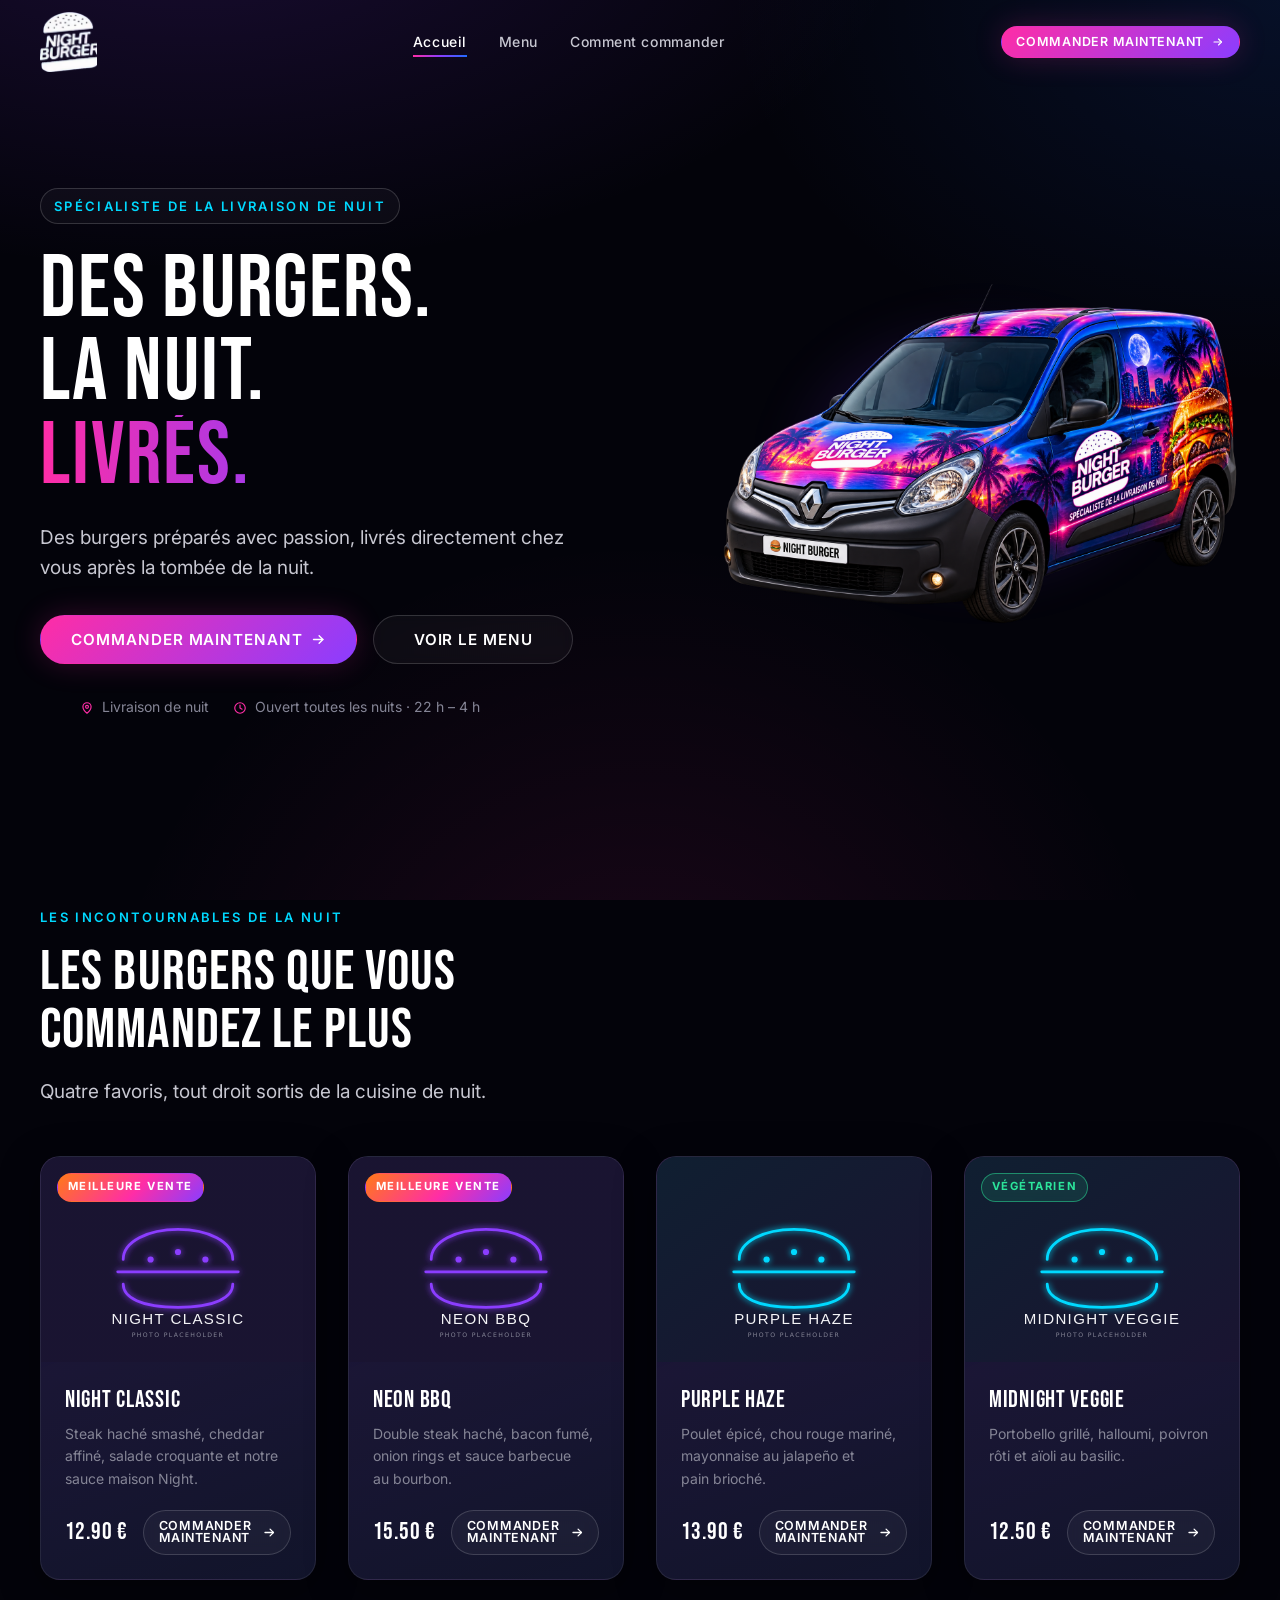
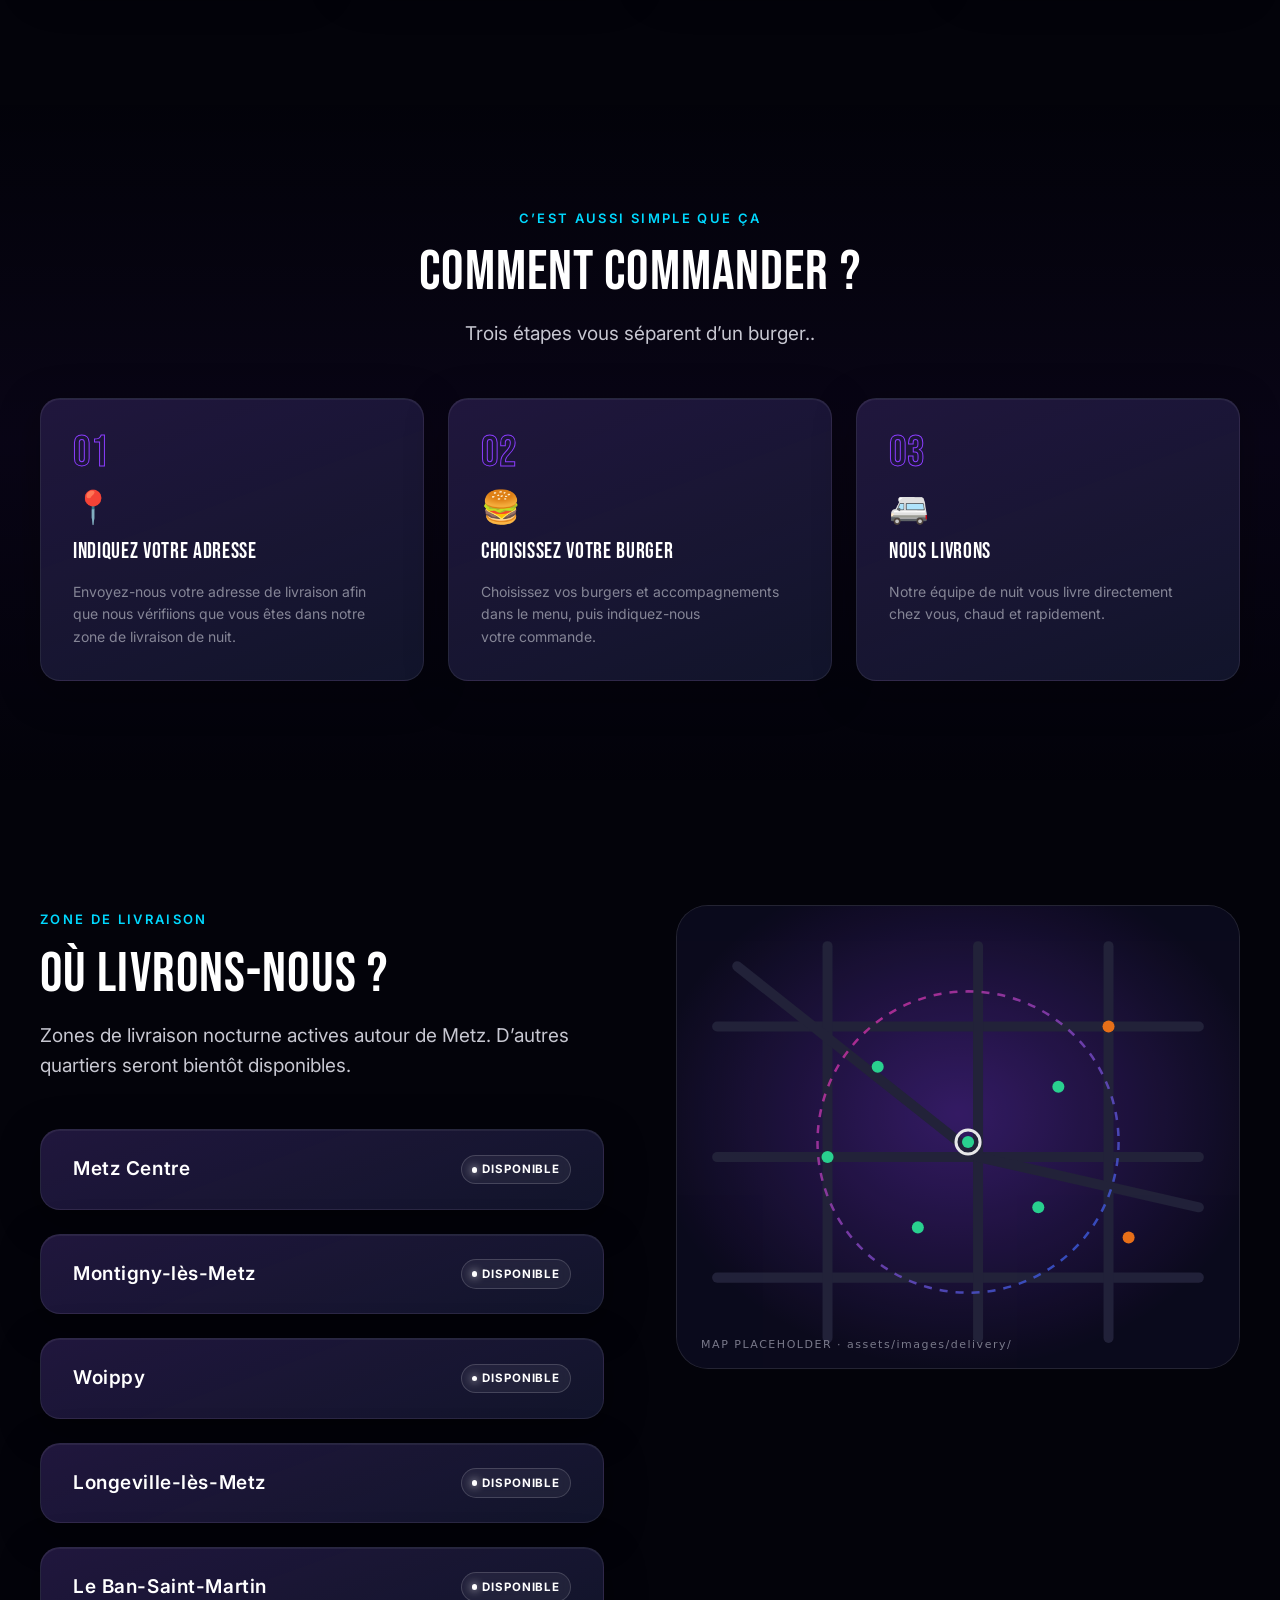
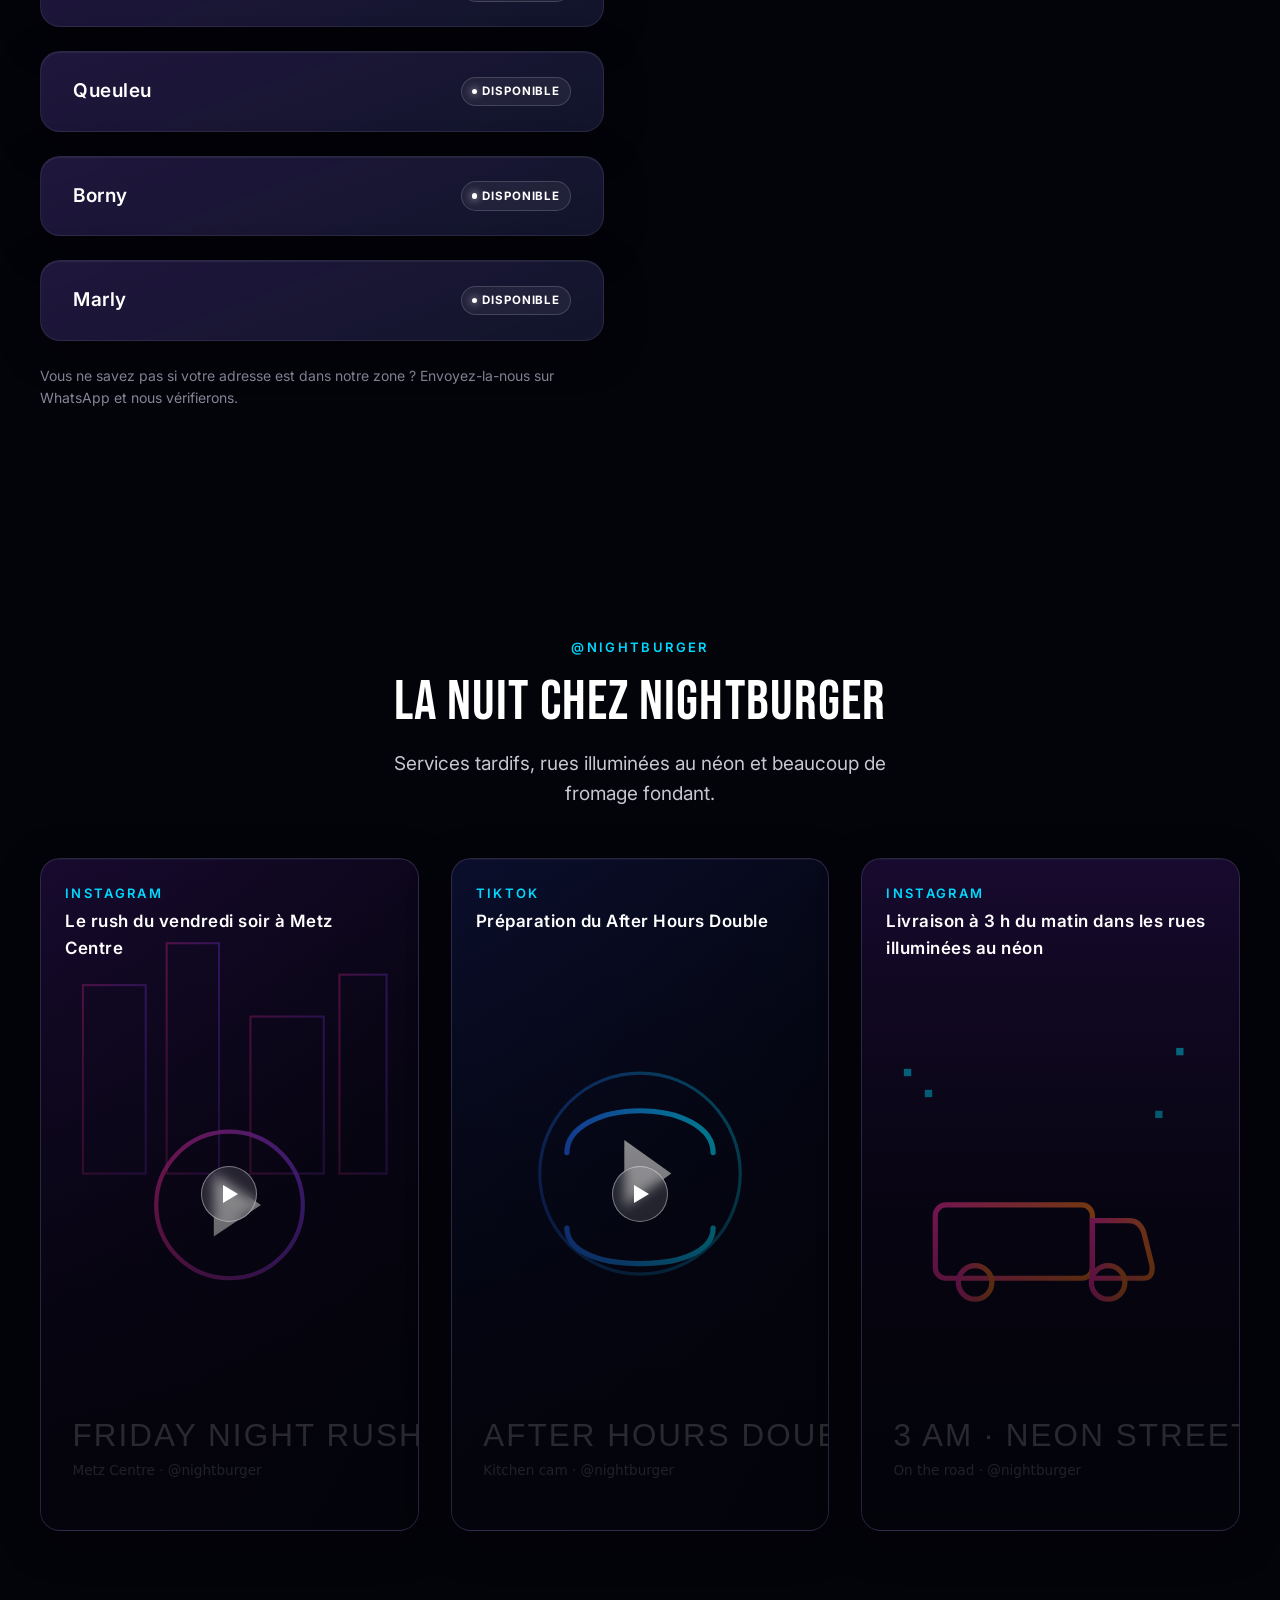
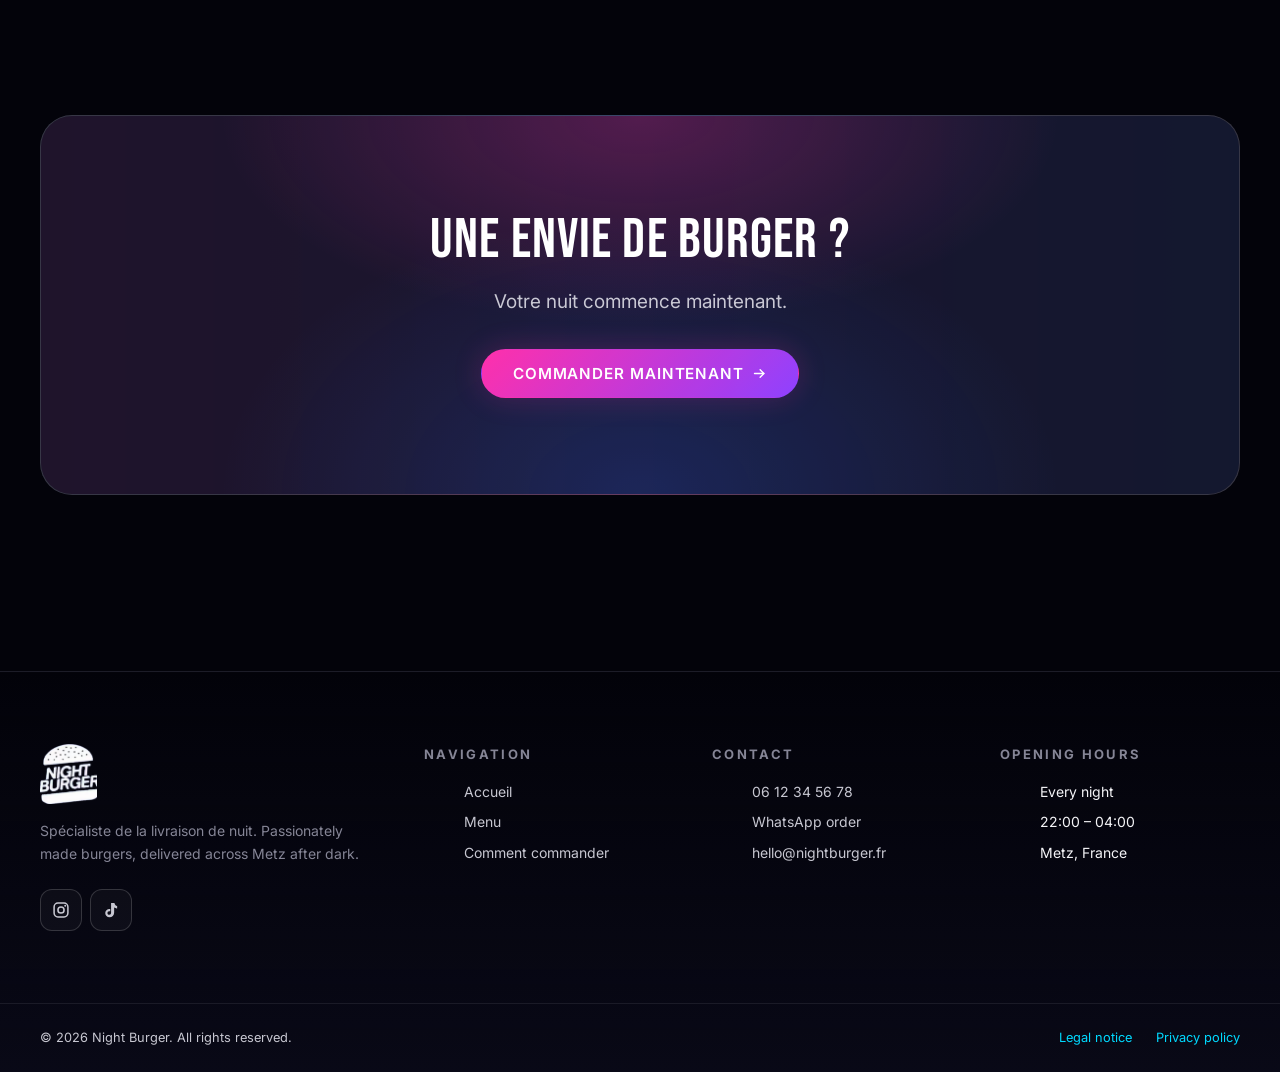
<file: index.html>
<!DOCTYPE html>
<html lang="en">
<head>
  <meta charset="UTF-8" />
  <meta name="viewport" content="width=device-width, initial-scale=1" />
  <title>NightBurger — Nighttime Burger Delivery</title>
  <meta name="description" content="NightBurger delivers passionately made burgers straight to your door after nightfall. Order now by WhatsApp or phone. Open every night, 10 PM–4 AM." />
  <link rel="canonical" href="https://nightburger.example/" />

  <!-- Open Graph -->
  <meta property="og:type" content="website" />
  <meta property="og:title" content="NightBurger — Nighttime Burger Delivery" />
  <meta property="og:description" content="Passionately made burgers, delivered straight to your door after nightfall." />
  <meta property="og:image" content="assets/images/social/og-cover.svg" />
  <meta property="og:url" content="https://nightburger.example/" />
  <meta name="twitter:card" content="summary_large_image" />

  <!-- Favicon -->
  <link rel="icon" href="assets/images/logo/favicon.svg" type="image/svg+xml" />

  <!-- Fonts -->
  <link rel="preconnect" href="https://fonts.googleapis.com" />
  <link rel="preconnect" href="https://fonts.gstatic.com" crossorigin />
  <link href="https://fonts.googleapis.com/css2?family=Bebas+Neue&family=Inter:wght@400;500;600;700&display=swap" rel="stylesheet" />

  <!-- Styles (order matters) -->
  <link rel="stylesheet" href="assets/css/tokens.css" />
  <link rel="stylesheet" href="assets/css/reset.css" />
  <link rel="stylesheet" href="assets/css/base.css" />
  <link rel="stylesheet" href="assets/css/layout.css" />
  <link rel="stylesheet" href="assets/css/components.css" />
  <link rel="stylesheet" href="assets/css/pages.css" />
  <link rel="stylesheet" href="assets/css/responsive.css" />
</head>

<body data-page="home">
  <div data-component="header"></div>

  <main id="main">
    <!-- ================= HERO ================= -->
    <section class="section hero" aria-labelledby="hero-title">
      <div class="container hero__grid">
        <div class="hero__content reveal">
          <p class="hero__eyebrow">Spécialiste de la livraison de nuit</p>
          <h1 class="hero__title" id="hero-title">
            <span>Des burgers.</span>
            <span> La nuit.</span>
            <span class="is-accent">Livrés.</span>
          </h1>
          <p class="hero__lead">
            Des burgers préparés avec passion, livrés directement chez vous après la tombée de la nuit.
          </p>
          <div class="hero__actions">
            <a class="btn btn--primary btn--lg" data-order-link href="#">
              <span>Commander maintenant</span>
              <span class="icon icon--arrow-right" aria-hidden="true"></span>
            </a>
            <a class="btn btn--secondary btn--lg" href="menu.html">Voir le menu</a>
          </div>
          <ul class="hero__meta">
            <li>
              <span class="icon icon--map-pin" aria-hidden="true"></span>
              Livraison de nuit
            </li>
            <li>
              <span class="icon icon--clock" aria-hidden="true"></span>
              <span data-opening-label>Overt a partir de </span>
            </li>
          </ul>
        </div>

        <div class="hero__media reveal">
          <img class="hero__van" data-hero-image
               src="assets/images/hero/nightburger-van.svg"
               width="800" height="600"
               alt="The NightBurger delivery van glowing with neon on a night city street" />
        </div>
      </div>
    </section>

    <!-- ================= BEST SELLERS ================= -->
    <section class="section best-sellers" aria-labelledby="best-title">
      <div class="container">
        <div class="section__head reveal">
          <p class="section__eyebrow">Les incontournables de la nuit</p>
          <h2 class="section__title" id="best-title">Les burgers que vous commandez le plus</h2>
          <p class="section__subtitle">Quatre favoris, tout droit sortis de la cuisine de nuit.</p>
        </div>
        <div class="grid grid--4" id="best-sellers-grid"></div>
      </div>
    </section>

    <!-- ================= HOW IT WORKS ================= -->
    <section class="section how-it-works" aria-labelledby="how-title">
      <div class="container">
        <div class="section__head section__head--center reveal">
          <p class="section__eyebrow">C’est aussi simple que ça</p>
          <h2 class="section__title" id="how-title">Comment commander ?</h2>
          <p class="section__subtitle">Trois étapes vous séparent d’un burger..</p>
        </div>
        <div class="grid grid--3" id="steps-grid"></div>
      </div>
    </section>

    <!-- ================= DELIVERY ZONES ================= -->
    <section class="section zones" aria-labelledby="zones-title">
      <div class="container zones__inner">
        <div>
          <div class="section__head reveal">
            <p class="section__eyebrow">Zone de livraison</p>
            <h2 class="section__title" id="zones-title">Où livrons-nous ?</h2>
            <p class="section__subtitle">
              Zones de livraison nocturne actives autour de Metz. D’autres quartiers seront bientôt disponibles.
            </p>
          </div>
          <div class="grid" id="zones-grid"></div>
          <p class="zones__note">Vous ne savez pas si votre adresse est dans notre zone ? Envoyez-la-nous sur WhatsApp et nous vérifierons.</p>
        </div>
        <div class="zones__map reveal">
          <img src="assets/images/delivery/map.svg" loading="lazy"
               alt="Stylised night map showing NightBurger's delivery area" />
        </div>
      </div>
    </section>

    <!-- ================= SOCIAL ================= -->
    <section class="section social" aria-labelledby="social-title">
      <div class="container">
        <div class="section__head section__head--center reveal">
          <p class="section__eyebrow">@nightburger</p>
          <h2 class="section__title" id="social-title">La nuit chez NightBurger</h2>
          <p class="section__subtitle">Services tardifs, rues illuminées au néon et beaucoup de fromage fondant.</p>
        </div>
        <div class="social__grid" id="social-grid"></div>
      </div>
    </section>

    <!-- ================= FINAL CTA ================= -->
    <section class="section final-cta" aria-labelledby="cta-title">
      <div class="container">
        <div class="final-cta__panel reveal">
          <h2 class="final-cta__title" id="cta-title">Une envie de burger ?</h2>
          <p class="final-cta__text">Votre nuit commence maintenant.</p>
          <a class="btn btn--primary btn--lg" data-order-link href="#">
            <span>Commander maintenant</span>
            <span class="icon icon--arrow-right" aria-hidden="true"></span>
          </a>
        </div>
      </div>
    </section>
  </main>

  <div data-component="footer"></div>

  <!-- Scripts (order matters, no modules so it works from file://) -->
  <script src="assets/js/config.js"></script>
  <script src="assets/js/data.js"></script>
  <script src="assets/js/components.js"></script>
  <script src="assets/js/navigation.js"></script>
  <script src="assets/js/main.js"></script>
</body>
</html>
</file>
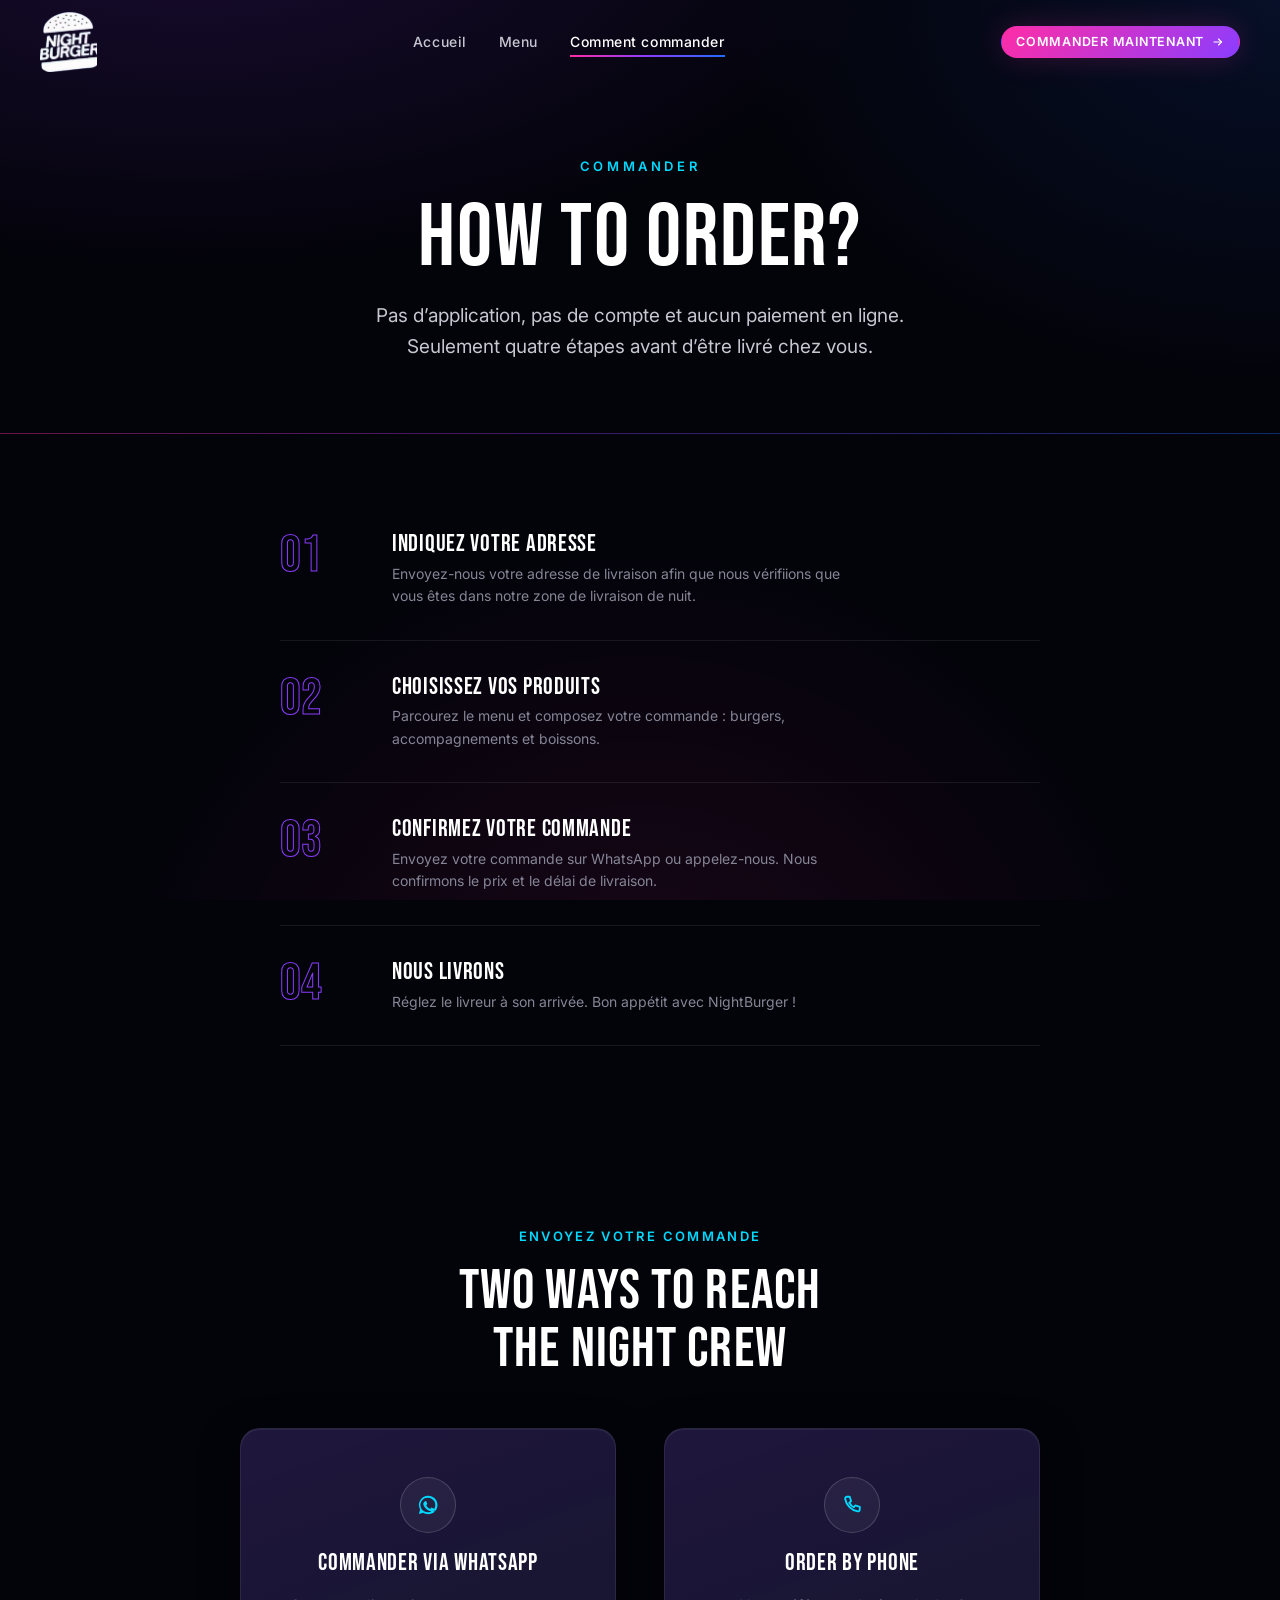
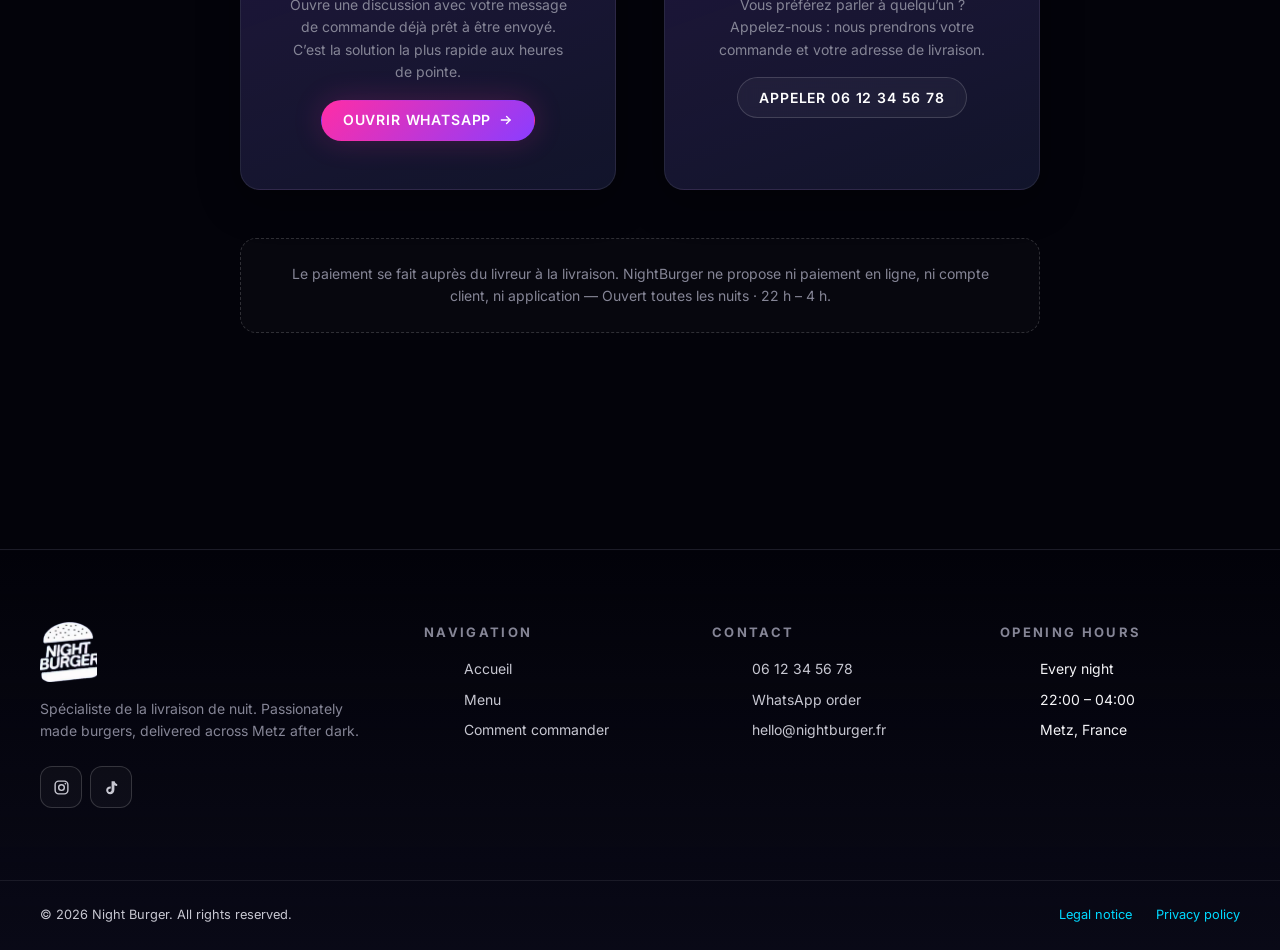
<file: commander.html>
<!DOCTYPE html>
<html lang="en">
<head>
  <meta charset="UTF-8" />
  <meta name="viewport" content="width=device-width, initial-scale=1" />
  <title>How to Order — NightBurger</title>
  <meta name="description" content="Ordering from NightBurger takes four steps: send your address, choose your products, confirm by WhatsApp or phone, and we deliver to your door after dark." />
  <link rel="canonical" href="https://nightburger.example/commander.html" />

  <meta property="og:type" content="website" />
  <meta property="og:title" content="How to Order — NightBurger" />
  <meta property="og:description" content="Four steps between you and a late-night burger. Order by WhatsApp or phone." />
  <meta property="og:image" content="assets/images/social/og-cover.svg" />
  <meta property="og:url" content="https://nightburger.example/commander.html" />
  <meta name="twitter:card" content="summary_large_image" />

  <link rel="icon" href="assets/images/logo/favicon.svg" type="image/svg+xml" />

  <link rel="preconnect" href="https://fonts.googleapis.com" />
  <link rel="preconnect" href="https://fonts.gstatic.com" crossorigin />
  <link href="https://fonts.googleapis.com/css2?family=Bebas+Neue&family=Inter:wght@400;500;600;700&display=swap" rel="stylesheet" />

  <link rel="stylesheet" href="assets/css/tokens.css" />
  <link rel="stylesheet" href="assets/css/reset.css" />
  <link rel="stylesheet" href="assets/css/base.css" />
  <link rel="stylesheet" href="assets/css/layout.css" />
  <link rel="stylesheet" href="assets/css/components.css" />
  <link rel="stylesheet" href="assets/css/pages.css" />
  <link rel="stylesheet" href="assets/css/responsive.css" />
</head>

<body data-page="order">
  <div data-component="header"></div>

  <main id="main">
    <section class="page-hero" aria-labelledby="order-title">
      <div class="container container--narrow">
        <p class="page-hero__eyebrow">Commander</p>
        <h1 class="page-hero__title" id="order-title">How to order?</h1>
        <p class="page-hero__lead">Pas d’application, pas de compte et aucun paiement en ligne. Seulement quatre étapes avant d’être livré chez vous.</p>
      </div>
    </section>

    <section class="section section--tight" aria-label="Ordering steps">
      <div class="container container--narrow">
        <ol class="order-steps" id="order-steps"></ol>
      </div>
    </section>

    <section class="section" aria-labelledby="channels-title">
      <div class="container container--narrow">
        <div class="section__head section__head--center reveal">
          <p class="section__eyebrow">Envoyez votre commande</p>
          <h2 class="section__title" id="channels-title">Two ways to reach the night crew</h2>
        </div>

        <div class="order-channels">
          <article class="card order-channel reveal">
            <span class="card__icon" aria-hidden="true">
              <span class="icon icon--whatsapp" aria-hidden="true"></span>
            </span>
            <h3>Commander via WhatsApp</h3>
            <p>Ouvre une discussion avec votre message de commande déjà prêt à être envoyé. C’est la solution la plus rapide aux heures de pointe.</p>
            <a class="btn btn--primary" data-whatsapp-link href="#">
              <span>Ouvrir WhatsApp</span>
              <span class="icon icon--arrow-right" aria-hidden="true"></span>
            </a>
          </article>

          <article class="card order-channel reveal">
            <span class="card__icon" aria-hidden="true">
              <span class="icon icon--phone" aria-hidden="true"></span>
            </span>
            <h3>Order by phone</h3>
            <p>Vous préférez parler à quelqu’un ? Appelez-nous : nous prendrons votre commande et votre adresse de livraison.</p>
            <a class="btn btn--secondary" data-phone-link href="#">
              <span>Appeler  <span data-phone-display>NightBurger</span></span>
            </a>
          </article>
        </div>

        <p class="order-note">
          Le paiement se fait auprès du livreur à la livraison. NightBurger ne propose ni paiement en ligne, ni compte client, ni application — <span data-opening-label>Ouvert toutes les nuits</span>.
        </p>
      </div>
    </section>
  </main>

  <div data-component="footer"></div>

  <script src="assets/js/config.js"></script>
  <script src="assets/js/data.js"></script>
  <script src="assets/js/components.js"></script>
  <script src="assets/js/navigation.js"></script>
  <script src="assets/js/main.js"></script>
</body>
</html>
</file>
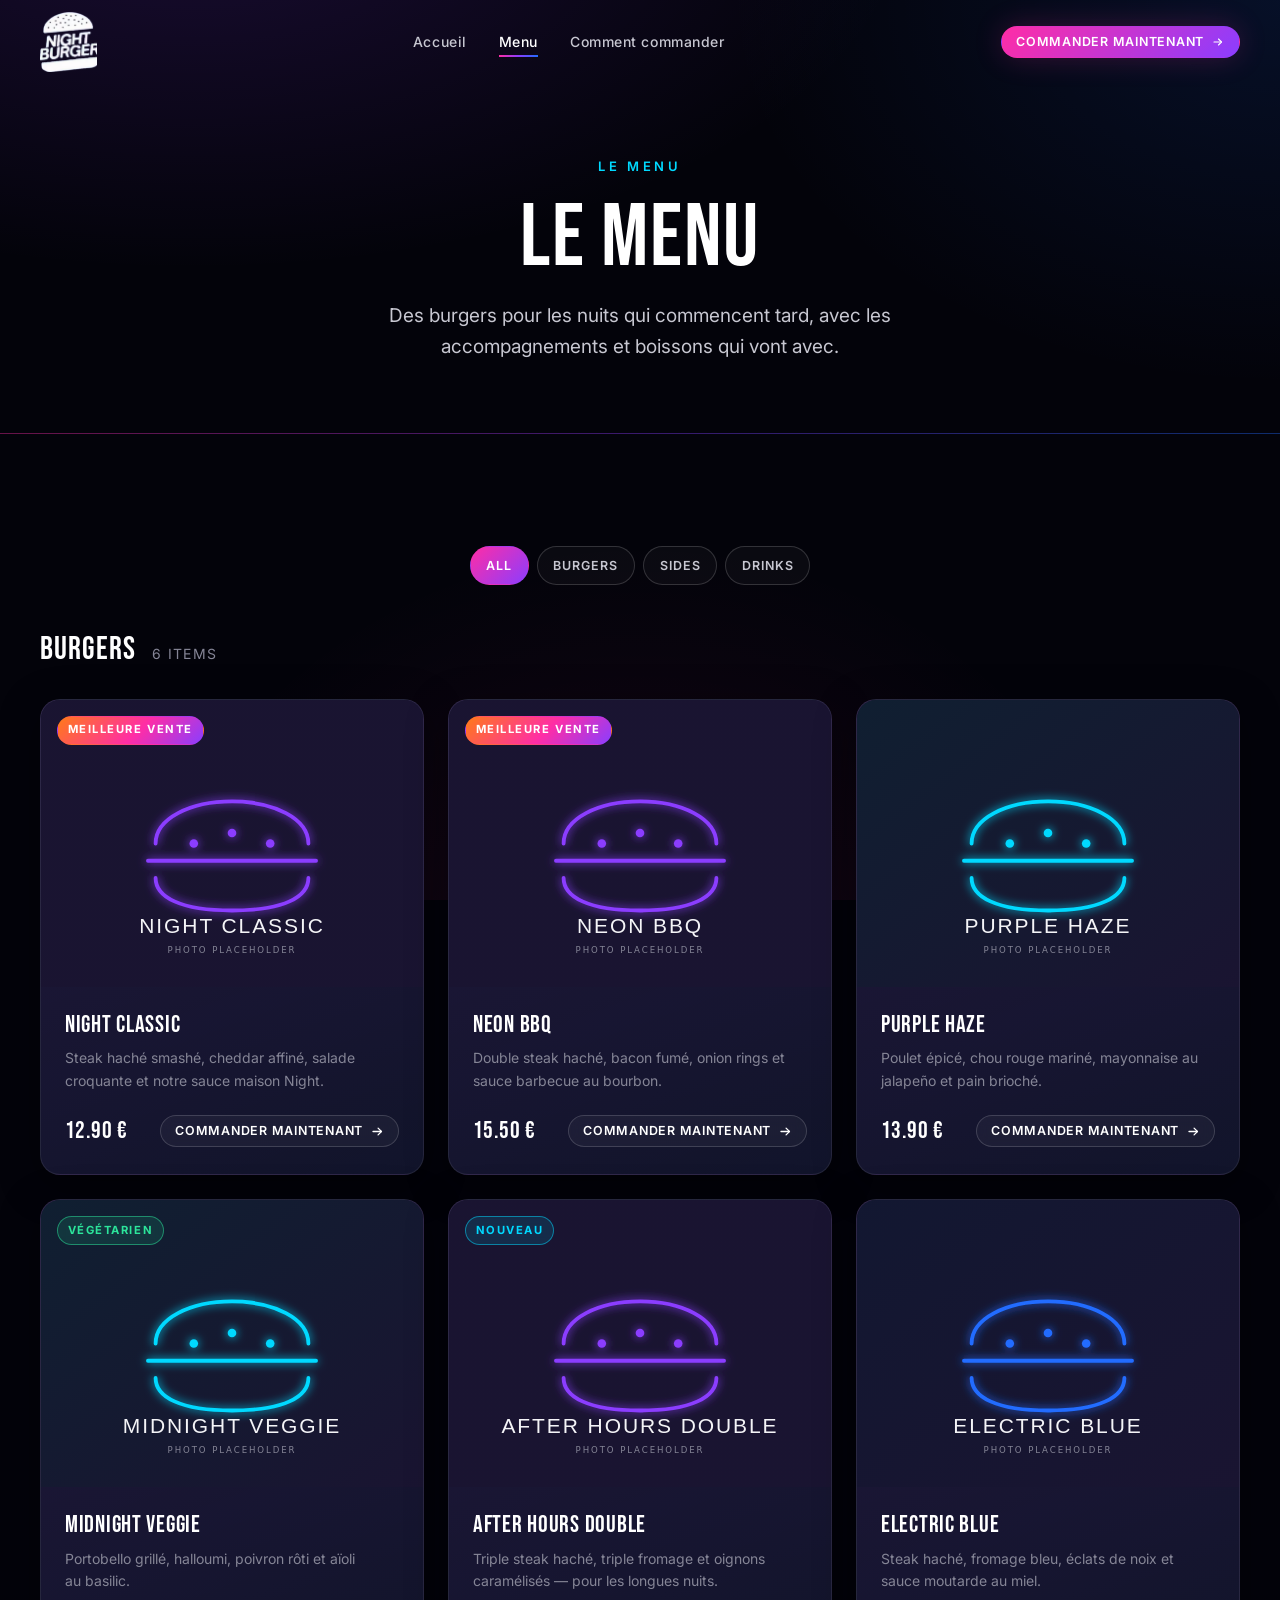
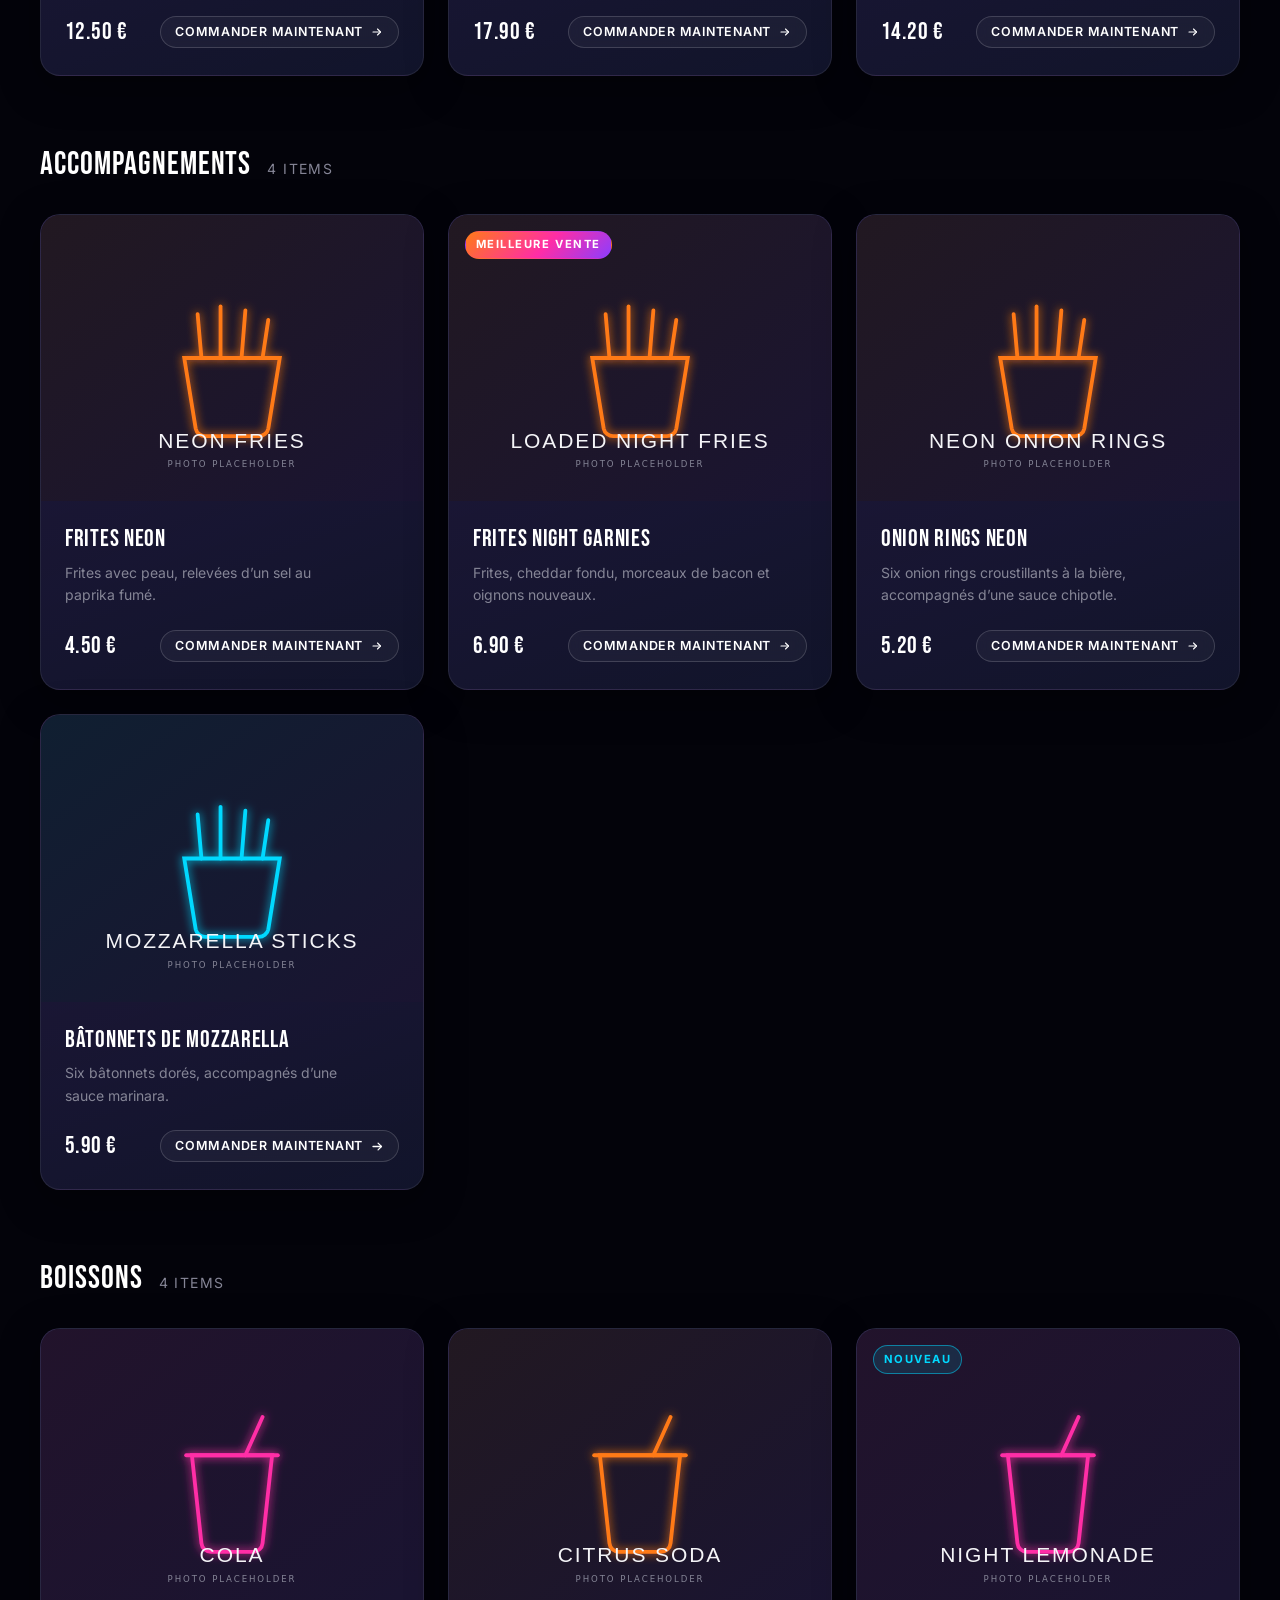
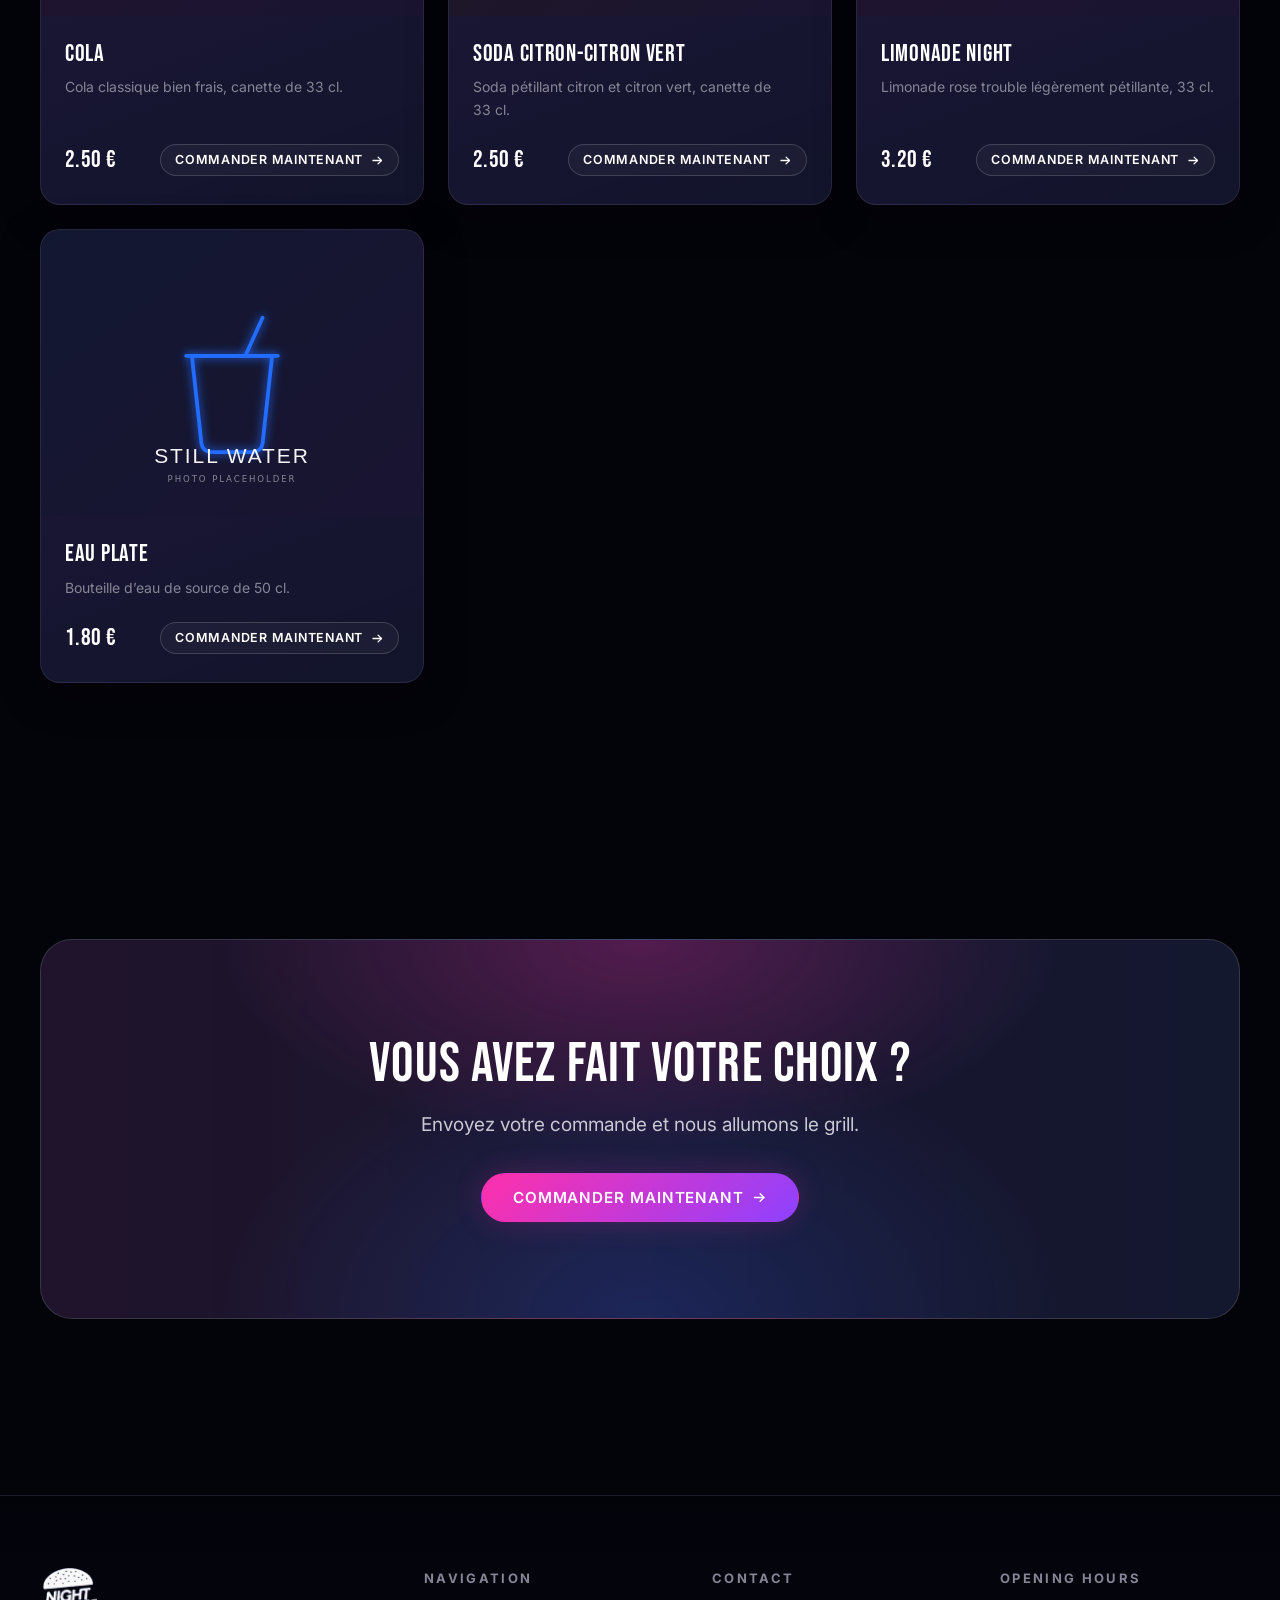
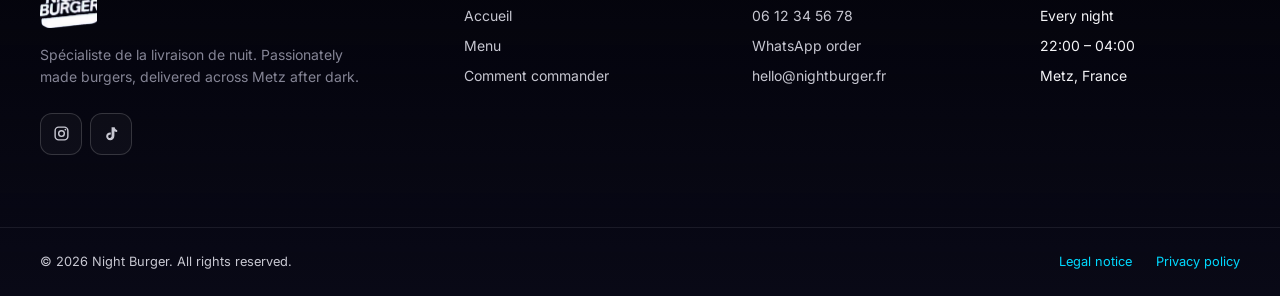
<file: menu.html>
<!DOCTYPE html>
<html lang="en">
<head>
  <meta charset="UTF-8" />
  <meta name="viewport" content="width=device-width, initial-scale=1" />
  <title>NightBurger Menu — Burgers &amp; Sides</title>
  <meta name="description" content="The full NightBurger menu: signature burgers, loaded sides and cold drinks, built for nights that start late. Filter by category and order in one tap." />
  <link rel="canonical" href="https://nightburger.example/menu.html" />

  <meta property="og:type" content="website" />
  <meta property="og:title" content="NightBurger Menu — Burgers &amp; Sides" />
  <meta property="og:description" content="Signature burgers, loaded sides and cold drinks for nights that start late." />
  <meta property="og:image" content="assets/images/social/og-cover.svg" />
  <meta property="og:url" content="https://nightburger.example/menu.html" />
  <meta name="twitter:card" content="summary_large_image" />

  <link rel="icon" href="assets/images/logo/favicon.svg" type="image/svg+xml" />

  <link rel="preconnect" href="https://fonts.googleapis.com" />
  <link rel="preconnect" href="https://fonts.gstatic.com" crossorigin />
  <link href="https://fonts.googleapis.com/css2?family=Bebas+Neue&family=Inter:wght@400;500;600;700&display=swap" rel="stylesheet" />

  <link rel="stylesheet" href="assets/css/tokens.css" />
  <link rel="stylesheet" href="assets/css/reset.css" />
  <link rel="stylesheet" href="assets/css/base.css" />
  <link rel="stylesheet" href="assets/css/layout.css" />
  <link rel="stylesheet" href="assets/css/components.css" />
  <link rel="stylesheet" href="assets/css/pages.css" />
  <link rel="stylesheet" href="assets/css/responsive.css" />
</head>

<body data-page="menu">
  <div data-component="header"></div>

  <main id="main">
    <section class="page-hero" aria-labelledby="menu-title">
      <div class="container container--narrow">
        <p class="page-hero__eyebrow">Le menu</p>
        <h1 class="page-hero__title" id="menu-title">Le menu</h1>
        <p class="page-hero__lead">Des burgers pour les nuits qui commencent tard, avec les accompagnements et boissons qui vont avec.</p>
      </div>
    </section>

    <section class="section" aria-label="Menu products">
      <div class="container">
        <div class="menu-filters" role="group" aria-label="Filter menu by category">
          <button class="menu-filter" type="button" data-filter="all" aria-pressed="true">All</button>
          <button class="menu-filter" type="button" data-filter="burgers" aria-pressed="false">Burgers</button>
          <button class="menu-filter" type="button" data-filter="sides" aria-pressed="false">Sides</button>
          <button class="menu-filter" type="button" data-filter="drinks" aria-pressed="false">Drinks</button>
        </div>

        <div id="menu-root"></div>
      </div>
    </section>

    <section class="section final-cta" aria-labelledby="menu-cta-title">
      <div class="container">
        <div class="final-cta__panel reveal">
          <h2 class="final-cta__title" id="menu-cta-title">Vous avez fait votre choix ?</h2>
          <p class="final-cta__text">Envoyez votre commande et nous allumons le grill.</p>
          <a class="btn btn--primary btn--lg" data-order-link href="#">
            <span>Commander maintenant</span>
            <span class="icon icon--arrow-right" aria-hidden="true"></span>
          </a>
        </div>
      </div>
    </section>
  </main>

  <div data-component="footer"></div>

  <script src="assets/js/config.js"></script>
  <script src="assets/js/data.js"></script>
  <script src="assets/js/components.js"></script>
  <script src="assets/js/navigation.js"></script>
  <script src="assets/js/main.js"></script>
</body>
</html>
</file>
<file: assets/css/tokens.css>
/* ==========================================================================
   NIGHTBURGER — DESIGN TOKENS
   --------------------------------------------------------------------------
   Single source of truth for every visual parameter of the site.
   Want to restyle NightBurger? Change values HERE and nowhere else.
   ========================================================================== */

:root {
  /* --------------------------------------------------------------------
     COLOR — surfaces
     ------------------------------------------------------------------ */
  --color-bg: #03030a;
  --color-surface: #111122;
  --color-surface-2: #1a1a2e;
  --color-surface-3: #24243c;

  /* --------------------------------------------------------------------
     COLOR — neon accents
     ------------------------------------------------------------------ */
  --color-pink: #ff2da6;
  --color-purple: #8b3dff;
  --color-blue: #216cff;
  --color-cyan: #00d9ff;
  --color-orange: #ff7a18;

  /* --------------------------------------------------------------------
     COLOR — neutrals
     ------------------------------------------------------------------ */
  --color-white: #ffffff;
  --color-gray-100: #f4f4f7;
  --color-gray-300: #c7c7d1;
  --color-gray-500: #858596;
  --color-gray-700: #464655;
  --color-gray-900: #14141f;

  /* --------------------------------------------------------------------
     COLOR — semantic roles
     ------------------------------------------------------------------ */
  --color-text: var(--color-gray-100);
  --color-text-muted: var(--color-gray-300);
  --color-text-dim: var(--color-gray-500);
  --color-heading: var(--color-white);
  --color-border: rgba(255, 255, 255, 0.08);
  --color-border-strong: rgba(255, 255, 255, 0.16);
  --color-accent: var(--color-pink);
  --color-success: #2ce59b;
  --color-danger: #ff3b5c;

  /* Translucent fills for glassmorphism */
  --glass-bg: rgba(17, 17, 34, 0.65);
  --glass-border: rgba(255, 255, 255, 0.1);
  --overlay-dark: rgba(3, 3, 10, 0.72);

  /* --------------------------------------------------------------------
     GRADIENTS
     ------------------------------------------------------------------ */
  --gradient-primary: linear-gradient(135deg, #ff2da6, #8b3dff);
  --gradient-neon: linear-gradient(90deg, #ff2da6, #8b3dff, #216cff);
  --gradient-sunset: linear-gradient(135deg, #ff7a18, #ff2da6 55%, #8b3dff);
  --gradient-night: linear-gradient(180deg, #03030a 0%, #0b0b1c 45%, #150a2e 100%);
  --gradient-surface: linear-gradient(160deg, rgba(139, 61, 255, 0.12), rgba(33, 108, 255, 0.04));

  /* --------------------------------------------------------------------
     TYPOGRAPHY
     ------------------------------------------------------------------ */
  --font-display: "Bebas Neue", "Oswald", "Arial Narrow", "Helvetica Neue", sans-serif;
  --font-body: "Inter", system-ui, -apple-system, "Segoe UI", Roboto, "Helvetica Neue", Arial, sans-serif;

  --fw-regular: 400;
  --fw-medium: 500;
  --fw-semibold: 600;
  --fw-bold: 700;

  /* Fluid type scale — clamp(min, preferred, max) */
  --fs-h1: clamp(2.75rem, 1.4rem + 6vw, 5.5rem);   /* 44 -> 88 */
  --fs-h2: clamp(2rem, 1.2rem + 3.6vw, 3.5rem);    /* 32 -> 56 */
  --fs-h3: clamp(1.375rem, 1.1rem + 1.2vw, 2rem);  /* 22 -> 32 */
  --fs-h4: clamp(1.125rem, 1rem + 0.6vw, 1.375rem);
  --fs-body-lg: clamp(1.0625rem, 1rem + 0.3vw, 1.1875rem);
  --fs-body: clamp(0.9375rem, 0.9rem + 0.2vw, 1.0625rem);
  --fs-small: 0.875rem;
  --fs-eyebrow: 0.8125rem;

  --lh-tight: 1.05;
  --lh-snug: 1.2;
  --lh-normal: 1.6;

  --tracking-display: 0.02em;
  --tracking-wide: 0.18em;
  --tracking-wider: 0.28em;

  /* --------------------------------------------------------------------
     SPACING SCALE
     ------------------------------------------------------------------ */
  --space-3xs: 0.25rem;
  --space-2xs: 0.5rem;
  --space-xs: 0.75rem;
  --space-sm: 1rem;
  --space-md: 1.5rem;
  --space-lg: 2rem;
  --space-xl: 3rem;
  --space-2xl: 4.5rem;
  --space-3xl: 6.5rem;
  --section-padding: clamp(3.5rem, 2rem + 7vw, 7rem);

  /* --------------------------------------------------------------------
     RADIUS
     ------------------------------------------------------------------ */
  --radius-sm: 8px;
  --radius-md: 12px;
  --radius-lg: 16px;
  --radius-xl: 20px;
  --radius-2xl: 32px;
  --radius-pill: 999px;

  /* --------------------------------------------------------------------
     LAYOUT
     ------------------------------------------------------------------ */
  --container-width: 1280px;
  --container-narrow: 880px;
  --container-gutter: clamp(1rem, 0.5rem + 2.5vw, 2.5rem);
  --header-height: 76px;

  /* --------------------------------------------------------------------
     SHADOWS & GLOWS
     ------------------------------------------------------------------ */
  --shadow-card: 0 10px 40px rgba(0, 0, 0, 0.35);
  --shadow-card-hover: 0 20px 60px rgba(0, 0, 0, 0.5);
  --shadow-neon: 0 0 30px rgba(255, 45, 166, 0.2);
  --shadow-neon-strong: 0 0 45px rgba(255, 45, 166, 0.35), 0 0 90px rgba(139, 61, 255, 0.25);
  --shadow-inset-line: inset 0 1px 0 rgba(255, 255, 255, 0.06);

  /* --------------------------------------------------------------------
     MOTION
     ------------------------------------------------------------------ */
  --transition-fast: 150ms ease;
  --transition-normal: 300ms ease;
  --transition-slow: 600ms ease;
  --ease-out-back: cubic-bezier(0.2, 0.9, 0.3, 1.2);

  /* --------------------------------------------------------------------
     Z-INDEX SCALE
     ------------------------------------------------------------------ */
  --z-header: 100;
  --z-mobile-menu: 200;
  --z-overlay: 300;
  --z-toast: 400;
}
</file>
<file: assets/css/base.css>
/* ==========================================================================
   NIGHTBURGER — BASE
   Body, typography, links, selection, focus, helpers.
   ========================================================================== */

body {
  font-family: var(--font-body);
  font-size: var(--fs-body);
  font-weight: var(--fw-regular);
  color: var(--color-text);
  background-color: var(--color-bg);
  overflow-x: hidden;
}

/* Decorative neon wash — a fixed layer behind everything.
   (Kept off `background-attachment: fixed`, which repaints on scroll and
   is ignored by iOS Safari.) */
body::before {
  content: "";
  position: fixed;
  inset: 0;
  z-index: -1;
  pointer-events: none;
  background-color: var(--color-bg);
  background-image:
    radial-gradient(1200px 600px at 15% -10%, rgba(139, 61, 255, 0.16), transparent 60%),
    radial-gradient(1000px 700px at 100% 0%, rgba(33, 108, 255, 0.12), transparent 55%),
    radial-gradient(900px 900px at 50% 120%, rgba(255, 45, 166, 0.1), transparent 60%);
  background-repeat: no-repeat;
}

/* --------------------------------------------------------------------------
   Headings & text
   ------------------------------------------------------------------------ */
h1,
.h1 {
  font-family: var(--font-display);
  font-size: var(--fs-h1);
  line-height: var(--lh-tight);
  letter-spacing: var(--tracking-display);
  color: var(--color-heading);
  font-weight: var(--fw-regular);
}

h2,
.h2 {
  font-family: var(--font-display);
  font-size: var(--fs-h2);
  line-height: var(--lh-tight);
  letter-spacing: var(--tracking-display);
  color: var(--color-heading);
  font-weight: var(--fw-regular);
}

h3,
.h3 {
  font-family: var(--font-display);
  font-size: var(--fs-h3);
  letter-spacing: 0.03em;
  color: var(--color-heading);
  font-weight: var(--fw-regular);
}

h4,
.h4 {
  font-family: var(--font-body);
  font-size: var(--fs-h4);
  font-weight: var(--fw-semibold);
  color: var(--color-heading);
}

p {
  color: var(--color-text-muted);
}

a {
  color: var(--color-cyan);
  transition: color var(--transition-fast);
}

a:hover {
  color: var(--color-white);
}

strong {
  color: var(--color-white);
  font-weight: var(--fw-semibold);
}

::selection {
  background: var(--color-pink);
  color: var(--color-white);
}

/* --------------------------------------------------------------------------
   Focus — visible, on-brand, keyboard only
   ------------------------------------------------------------------------ */
:focus-visible {
  outline: 2px solid var(--color-cyan);
  outline-offset: 3px;
  border-radius: var(--radius-sm);
}

/* --------------------------------------------------------------------------
   Skip link (accessibility)
   ------------------------------------------------------------------------ */
.skip-link {
  position: fixed;
  top: var(--space-2xs);
  left: var(--space-2xs);
  z-index: var(--z-toast);
  padding: var(--space-2xs) var(--space-sm);
  background: var(--color-white);
  color: var(--color-bg);
  border-radius: var(--radius-sm);
  font-weight: var(--fw-semibold);
  transform: translateY(-150%);
  transition: transform var(--transition-fast);
}

.skip-link:focus {
  transform: translateY(0);
  color: var(--color-bg);
}

/* --------------------------------------------------------------------------
   Utilities
   ------------------------------------------------------------------------ */
.visually-hidden {
  position: absolute !important;
  width: 1px;
  height: 1px;
  padding: 0;
  margin: -1px;
  overflow: hidden;
  clip: rect(0, 0, 0, 0);
  white-space: nowrap;
  border: 0;
}

.text-gradient {
  background: var(--gradient-neon);
  -webkit-background-clip: text;
  background-clip: text;
  color: transparent;
}

.no-scroll {
  overflow: hidden;
}

[hidden] {
  display: none !important;
}
</file>
<file: assets/css/layout.css>
/* ==========================================================================
   NIGHTBURGER — LAYOUT
   Container, sections, grids, generic layout primitives.
   ========================================================================== */

.container {
  width: 100%;
  max-width: var(--container-width);
  margin-inline: auto;
  padding-inline: var(--container-gutter);
}

.container--narrow {
  max-width: var(--container-narrow);
}

/* --------------------------------------------------------------------------
   Sections
   ------------------------------------------------------------------------ */
.section {
  padding-block: var(--section-padding);
  position: relative;
}

.section--tight {
  padding-block: clamp(2.5rem, 1.5rem + 4vw, 4rem);
}

.section__head {
  max-width: 640px;
  margin-bottom: var(--space-xl);
}

.section__head--center {
  margin-inline: auto;
  text-align: center;
}

.section__eyebrow {
  display: inline-flex;
  align-items: center;
  gap: var(--space-2xs);
  font-family: var(--font-body);
  font-size: var(--fs-eyebrow);
  font-weight: var(--fw-semibold);
  letter-spacing: var(--tracking-wide);
  text-transform: uppercase;
  color: var(--color-cyan);
  margin-bottom: var(--space-sm);
}

.section__title {
  margin-bottom: var(--space-sm);
}

.section__subtitle {
  font-size: var(--fs-body-lg);
  color: var(--color-text-muted);
  max-width: 52ch;
}

.section__head--center .section__subtitle {
  margin-inline: auto;
}

/* --------------------------------------------------------------------------
   Grid helpers — mobile-first (1 column). Breakpoints in responsive.css.
   ------------------------------------------------------------------------ */
.grid {
  display: grid;
  gap: var(--space-md);
}

.grid--2,
.grid--3,
.grid--4 {
  grid-template-columns: 1fr;
}

.stack {
  display: flex;
  flex-direction: column;
  gap: var(--space-md);
}

.cluster {
  display: flex;
  flex-wrap: wrap;
  gap: var(--space-sm);
  align-items: center;
}

/* --------------------------------------------------------------------------
   Divider glow line
   ------------------------------------------------------------------------ */
.rule-neon {
  height: 1px;
  border: 0;
  background: var(--gradient-neon);
  opacity: 0.5;
}

/* --------------------------------------------------------------------------
   Page hero (compact, used by Menu + How to order)
   ------------------------------------------------------------------------ */
.page-hero {
  position: relative;
  padding-block: calc(var(--header-height) + var(--space-2xl)) var(--space-2xl);
  text-align: center;
  overflow: hidden;
}

.page-hero::after {
  content: "";
  position: absolute;
  inset: auto 0 0 0;
  height: 1px;
  background: var(--gradient-neon);
  opacity: 0.4;
}

.page-hero__eyebrow {
  font-family: var(--font-body);
  font-size: var(--fs-eyebrow);
  font-weight: var(--fw-semibold);
  letter-spacing: var(--tracking-wider);
  text-transform: uppercase;
  color: var(--color-cyan);
}

.page-hero__title {
  margin-block: var(--space-sm);
}

.page-hero__lead {
  font-size: var(--fs-body-lg);
  color: var(--color-text-muted);
  max-width: 46ch;
  margin-inline: auto;
}
</file>
<file: assets/css/components.css>
/* ==========================================================================
   NIGHTBURGER — COMPONENTS
   Buttons, badges, icons, cards, header, footer, mobile menu.
   Every component reads from tokens.css only.
   ========================================================================== */

/* ==========================================================================
   ICON — tinted mask, swappable file in /assets/icons
   ========================================================================== */
.icon {
  display: inline-block;
  width: 1em;
  height: 1em;
  flex: none;
  background-color: currentColor;
  -webkit-mask-position: center;
  mask-position: center;
  -webkit-mask-size: contain;
  mask-size: contain;
  -webkit-mask-repeat: no-repeat;
  mask-repeat: no-repeat;
}

.icon--lg {
  width: 1.5em;
  height: 1.5em;
}

/* Icon set — the file is the source of truth. To recolour a glyph, edit the
   SVG in /assets/icons. To add one: drop <name>.svg there + add a line here. */
.icon--arrow-right {
  -webkit-mask-image: url("../icons/arrow-right.svg");
  mask-image: url("../icons/arrow-right.svg");
}
.icon--map-pin {
  -webkit-mask-image: url("../icons/map-pin.svg");
  mask-image: url("../icons/map-pin.svg");
}
.icon--clock {
  -webkit-mask-image: url("../icons/clock.svg");
  mask-image: url("../icons/clock.svg");
}
.icon--phone {
  -webkit-mask-image: url("../icons/phone.svg");
  mask-image: url("../icons/phone.svg");
}
.icon--whatsapp {
  -webkit-mask-image: url("../icons/whatsapp.svg");
  mask-image: url("../icons/whatsapp.svg");
}
.icon--instagram {
  -webkit-mask-image: url("../icons/instagram.svg");
  mask-image: url("../icons/instagram.svg");
}
.icon--tiktok {
  -webkit-mask-image: url("../icons/tiktok.svg");
  mask-image: url("../icons/tiktok.svg");
}
.icon--moon {
  -webkit-mask-image: url("../icons/moon.svg");
  mask-image: url("../icons/moon.svg");
}

/* ==========================================================================
   BUTTON — one component, four variants, three sizes
   ========================================================================== */
.btn {
  --btn-bg: var(--color-surface-2);
  --btn-color: var(--color-white);
  --btn-border: var(--color-border-strong);
  display: inline-flex;
  align-items: center;
  justify-content: center;
  gap: var(--space-2xs);
  padding: 0.9em 1.5em;
  font-family: var(--font-body);
  font-size: var(--fs-small);
  font-weight: var(--fw-semibold);
  letter-spacing: 0.06em;
  text-transform: uppercase;
  line-height: 1;
  color: var(--btn-color);
  background: var(--btn-bg);
  border: 1px solid var(--btn-border);
  border-radius: var(--radius-pill);
  cursor: pointer;
  transition: transform var(--transition-fast), box-shadow var(--transition-normal),
    background-color var(--transition-normal), border-color var(--transition-normal),
    color var(--transition-normal), filter var(--transition-normal);
  -webkit-tap-highlight-color: transparent;
}

.btn:hover {
  transform: translateY(-2px);
}

.btn:active {
  transform: translateY(0);
}

.btn .icon {
  transition: transform var(--transition-normal);
}

.btn:hover .icon--arrow-right {
  transform: translateX(3px);
}

/* Variant: primary — the money button */
.btn--primary {
  --btn-color: var(--color-white);
  --btn-border: transparent;
  background: var(--gradient-primary);
  box-shadow: var(--shadow-neon);
}

.btn--primary:hover {
  box-shadow: var(--shadow-neon-strong);
  filter: brightness(1.08);
}

/* Variant: secondary — outlined glass */
.btn--secondary {
  --btn-bg: rgba(255, 255, 255, 0.04);
  --btn-color: var(--color-white);
  --btn-border: var(--color-border-strong);
  backdrop-filter: blur(6px);
}

.btn--secondary:hover {
  --btn-border: var(--color-cyan);
  box-shadow: 0 0 24px rgba(0, 217, 255, 0.18);
}

/* Variant: ghost — text only */
.btn--ghost {
  --btn-bg: transparent;
  --btn-border: transparent;
  --btn-color: var(--color-text-muted);
  padding-inline: 0.5em;
}

.btn--ghost:hover {
  --btn-color: var(--color-white);
}

/* Variant: danger */
.btn--danger {
  --btn-bg: transparent;
  --btn-color: #ffd7de;
  --btn-border: var(--color-danger);
}

.btn--danger:hover {
  --btn-bg: var(--color-danger);
  --btn-color: var(--color-white);
}

/* Sizes */
.btn--sm {
  padding: 0.7em 1.15em;
  font-size: 0.78rem;
}

.btn--lg {
  padding: 1.05em 2em;
  font-size: 0.95rem;
}

.btn--block {
  display: flex;
  width: 100%;
}

/* ==========================================================================
   BADGE
   ========================================================================== */
.badge {
  display: inline-flex;
  align-items: center;
  gap: 0.4em;
  padding: 0.4em 0.85em;
  font-family: var(--font-body);
  font-size: 0.7rem;
  font-weight: var(--fw-bold);
  letter-spacing: 0.14em;
  text-transform: uppercase;
  color: var(--color-white);
  background: rgba(255, 255, 255, 0.06);
  border: 1px solid var(--color-border-strong);
  border-radius: var(--radius-pill);
  backdrop-filter: blur(4px);
}

.badge--hot {
  background: var(--gradient-sunset);
  border-color: transparent;
  color: var(--color-white);
}

.badge--new {
  background: rgba(0, 217, 255, 0.12);
  border-color: rgba(0, 217, 255, 0.5);
  color: var(--color-cyan);
}

.badge--veggie {
  background: rgba(44, 229, 155, 0.12);
  border-color: rgba(44, 229, 155, 0.5);
  color: var(--color-success);
}

.badge--status {
  font-size: 0.72rem;
  letter-spacing: 0.08em;
}

.badge--available {
  background: rgba(44, 229, 155, 0.1);
  border-color: rgba(44, 229, 155, 0.45);
  color: var(--color-success);
}

.badge--soon {
  background: rgba(255, 122, 24, 0.1);
  border-color: rgba(255, 122, 24, 0.45);
  color: var(--color-orange);
}

.badge__dot {
  width: 0.5em;
  height: 0.5em;
  border-radius: 50%;
  background: currentColor;
  box-shadow: 0 0 8px currentColor;
}

/* ==========================================================================
   CARD — base + modifiers
   ========================================================================== */
.card {
  position: relative;
  display: flex;
  flex-direction: column;
  background: var(--color-surface);
  background-image: var(--gradient-surface);
  border: 1px solid var(--color-border);
  border-radius: var(--radius-xl);
  box-shadow: var(--shadow-card), var(--shadow-inset-line);
  overflow: hidden;
  transition: transform var(--transition-normal), box-shadow var(--transition-normal),
    border-color var(--transition-normal);
}

.card--interactive:hover {
  transform: translateY(-6px);
  border-color: var(--color-border-strong);
  box-shadow: var(--shadow-card-hover), 0 0 40px rgba(139, 61, 255, 0.15);
}

/* ---- card--burger / card--product ---------------------------------------- */
.card--burger .card__media {
  position: relative;
  aspect-ratio: 4 / 3;
  background: var(--color-surface-2);
  overflow: hidden;
}

.card__img {
  width: 100%;
  height: 100%;
  object-fit: cover;
  transition: transform var(--transition-slow);
}

.card--interactive:hover .card__img {
  transform: scale(1.05);
}

.card__img.is-placeholder {
  object-fit: contain;
  padding: 12%;
  opacity: 0.9;
}

.card__badges {
  position: absolute;
  top: var(--space-sm);
  left: var(--space-sm);
  display: flex;
  flex-wrap: wrap;
  gap: var(--space-3xs);
}

.card__body {
  display: flex;
  flex-direction: column;
  gap: var(--space-2xs);
  padding: var(--space-md);
  flex: 1;
}

.card__title {
  font-family: var(--font-display);
  font-size: 1.5rem;
  letter-spacing: 0.03em;
  color: var(--color-white);
}

.card__desc {
  font-size: var(--fs-small);
  color: var(--color-text-dim);
  flex: 1;
}

.card__footer {
  display: flex;
  align-items: center;
  justify-content: space-between;
  gap: var(--space-sm);
  margin-top: var(--space-xs);
}

.card__price {
  font-family: var(--font-display);
  font-size: 1.5rem;
  letter-spacing: 0.02em;
  color: var(--color-white);
}

.card__price small {
  font-family: var(--font-body);
  font-size: 0.7rem;
  font-weight: var(--fw-semibold);
  color: var(--color-text-dim);
  letter-spacing: 0.1em;
}

/* ---- card--step -------------------------------------------------------- */
.card--step {
  padding: var(--space-lg);
  gap: var(--space-sm);
}

.card--step .card__index {
  font-family: var(--font-display);
  font-size: 2.75rem;
  line-height: 1;
  color: transparent;
  -webkit-text-stroke: 1px var(--color-purple);
}

.card--step .card__icon {
  font-size: 2rem;
  line-height: 1;
}

.card--step .card__title {
  font-size: 1.375rem;
}

.card--step .card__desc {
  flex: 0;
}

/* ---- card--zone ------------------------------------------------------- */
.card--zone {
  flex-direction: row;
  align-items: center;
  justify-content: space-between;
  gap: var(--space-sm);
  padding: var(--space-md) var(--space-lg);
}

.card--zone .card__title {
  font-family: var(--font-body);
  font-size: var(--fs-body-lg);
  font-weight: var(--fw-semibold);
}

.card--zone .card__meta {
  font-size: var(--fs-small);
  color: var(--color-text-dim);
}

/* ---- card--social --------------------------------------------------- */
.card--social {
  aspect-ratio: 9 / 16;
  border-radius: var(--radius-xl);
  justify-content: flex-end;
}

.card--social .card__img {
  position: absolute;
  inset: 0;
}

.card--social::after {
  content: "";
  position: absolute;
  inset: 0;
  background: linear-gradient(180deg, rgba(3, 3, 10, 0.1) 0%, rgba(3, 3, 10, 0.85) 85%);
}

.card--social .card__body {
  position: relative;
  z-index: 1;
  gap: var(--space-3xs);
}

.card--social .card__platform {
  font-size: var(--fs-eyebrow);
  font-weight: var(--fw-semibold);
  letter-spacing: var(--tracking-wide);
  text-transform: uppercase;
  color: var(--color-cyan);
}

.card--social .card__title {
  font-family: var(--font-body);
  font-size: var(--fs-body);
  font-weight: var(--fw-semibold);
  color: var(--color-white);
}

.card__play {
  position: absolute;
  top: 50%;
  left: 50%;
  z-index: 1;
  translate: -50% -50%;
  width: 56px;
  height: 56px;
  display: grid;
  place-items: center;
  border-radius: 50%;
  background: rgba(255, 255, 255, 0.12);
  border: 1px solid rgba(255, 255, 255, 0.4);
  backdrop-filter: blur(6px);
  transition: transform var(--transition-normal), background-color var(--transition-normal);
}

.card__play::before {
  content: "";
  width: 0;
  height: 0;
  border-style: solid;
  border-width: 9px 0 9px 15px;
  border-color: transparent transparent transparent var(--color-white);
  margin-left: 3px;
}

.card--social:hover .card__play {
  transform: translate(0, 0) scale(1.08);
  background: var(--gradient-primary);
}

/* ==========================================================================
   SITE HEADER — sticky glassmorphism
   ========================================================================== */
.site-header {
  position: fixed;
  inset: 0 0 auto 0;
  z-index: var(--z-header);
  transition: background-color var(--transition-normal), border-color var(--transition-normal),
    box-shadow var(--transition-normal);
  background: transparent;
  border-bottom: 1px solid transparent;
}

.site-header__inner {
  display: flex;
  align-items: center;
  justify-content: space-between;
  gap: var(--space-md);
  min-height: var(--header-height);
}

.site-header.is-scrolled {
  background: var(--glass-bg);
  border-bottom-color: var(--glass-border);
  box-shadow: 0 8px 32px rgba(0, 0, 0, 0.35);
  -webkit-backdrop-filter: blur(16px) saturate(140%);
  backdrop-filter: blur(16px) saturate(140%);
}

/* Brand / logo */
.brand {
  display: inline-flex;
  align-items: center;
  gap: 0.6em;
  flex: none;
}

/* Logo image (size comes from SITE_CONFIG.logo.height, inline) */
.brand__img {
  display: block;
  width: auto;
  max-width: min(60vw, 220px);
}

/* Text fallback, shown only if the logo file fails to load */
.brand__word {
  font-family: var(--font-display);
  font-size: 1.6rem;
  letter-spacing: 0.08em;
  line-height: 1;
  color: var(--color-white);
  white-space: nowrap;
}

.brand__word b {
  font-weight: inherit;
  background: var(--gradient-neon);
  -webkit-background-clip: text;
  background-clip: text;
  color: transparent;
}

/* Desktop nav — hidden on mobile, shown at 1024px (responsive.css) */
.site-nav {
  display: none;
}

.site-nav__list {
  display: flex;
  align-items: center;
  gap: var(--space-lg);
  list-style: none;
}

.site-nav__link {
  position: relative;
  font-size: var(--fs-small);
  font-weight: var(--fw-medium);
  letter-spacing: 0.04em;
  color: var(--color-text-muted);
  padding-block: 0.5em;
  transition: color var(--transition-fast);
}

.site-nav__link::after {
  content: "";
  position: absolute;
  left: 0;
  bottom: 0;
  width: 100%;
  height: 2px;
  background: var(--gradient-neon);
  transform: scaleX(0);
  transform-origin: left;
  transition: transform var(--transition-normal);
}

.site-nav__link:hover,
.site-nav__link[aria-current="page"] {
  color: var(--color-white);
}

.site-nav__link:hover::after,
.site-nav__link[aria-current="page"]::after {
  transform: scaleX(1);
}

.site-header__actions {
  display: flex;
  align-items: center;
  gap: var(--space-sm);
  flex: none;
}

.site-header__actions .btn--primary {
  display: none;
}

/* Hamburger */
.nav-toggle {
  display: inline-flex;
  flex-direction: column;
  justify-content: center;
  gap: 5px;
  width: 44px;
  height: 44px;
  padding: 10px;
  border-radius: var(--radius-sm);
  border: 1px solid var(--color-border-strong);
  background: rgba(255, 255, 255, 0.04);
}

.nav-toggle__bar {
  display: block;
  width: 100%;
  height: 2px;
  background: var(--color-white);
  border-radius: 2px;
  transition: transform var(--transition-normal), opacity var(--transition-fast);
}

.nav-toggle[aria-expanded="true"] .nav-toggle__bar:nth-child(1) {
  transform: translateY(7px) rotate(45deg);
}

.nav-toggle[aria-expanded="true"] .nav-toggle__bar:nth-child(2) {
  opacity: 0;
}

.nav-toggle[aria-expanded="true"] .nav-toggle__bar:nth-child(3) {
  transform: translateY(-7px) rotate(-45deg);
}

/* ==========================================================================
   MOBILE MENU — full-screen drawer
   ========================================================================== */
.mobile-menu {
  position: fixed;
  inset: 0;
  z-index: var(--z-mobile-menu);
  display: flex;
  flex-direction: column;
  gap: var(--space-xl);
  padding: calc(var(--header-height) + var(--space-xl)) var(--container-gutter) var(--space-2xl);
  background: var(--gradient-night);
  -webkit-backdrop-filter: blur(20px);
  backdrop-filter: blur(20px);
  opacity: 0;
  transform: translateY(-12px);
  transition: opacity var(--transition-normal), transform var(--transition-normal);
  overflow-y: auto;
}

/* Closed state is the `hidden` attribute (display:none via base.css); the
   classes below are purely the enter/leave animation. */
.mobile-menu.is-open {
  opacity: 1;
  transform: translateY(0);
}

.mobile-menu__list {
  display: flex;
  flex-direction: column;
  gap: var(--space-xs);
  list-style: none;
}

.mobile-menu__link {
  display: flex;
  align-items: center;
  justify-content: space-between;
  padding-block: var(--space-sm);
  font-family: var(--font-display);
  font-size: 2rem;
  letter-spacing: 0.04em;
  color: var(--color-white);
  border-bottom: 1px solid var(--color-border);
}

.mobile-menu__link[aria-current="page"] {
  color: var(--color-pink);
}

.mobile-menu__meta {
  margin-top: auto;
  display: flex;
  flex-direction: column;
  gap: var(--space-2xs);
  font-size: var(--fs-small);
  color: var(--color-text-dim);
}

.mobile-menu__meta a {
  color: var(--color-text-muted);
}

/* ==========================================================================
   SITE FOOTER
   ========================================================================== */
.site-footer {
  position: relative;
  margin-top: var(--space-3xl);
  padding-top: var(--space-2xl);
  background: linear-gradient(180deg, transparent, rgba(10, 10, 24, 0.9));
  border-top: 1px solid var(--color-border);
}

.site-footer__grid {
  display: grid;
  gap: var(--space-xl);
  padding-bottom: var(--space-2xl);
}

.site-footer__brand {
  display: flex;
  flex-direction: column;
  gap: var(--space-sm);
  max-width: 34ch;
}

.site-footer__tagline {
  color: var(--color-text-dim);
  font-size: var(--fs-small);
}

.footer-col__title {
  font-family: var(--font-body);
  font-size: var(--fs-eyebrow);
  font-weight: var(--fw-bold);
  letter-spacing: var(--tracking-wide);
  text-transform: uppercase;
  color: var(--color-text-dim);
  margin-bottom: var(--space-sm);
}

.footer-col__list {
  display: flex;
  flex-direction: column;
  gap: var(--space-2xs);
  list-style: none;
  font-size: var(--fs-small);
}

.footer-col__list a {
  color: var(--color-text-muted);
}

.footer-col__list a:hover {
  color: var(--color-white);
}

.social-row {
  display: flex;
  gap: var(--space-2xs);
  margin-top: var(--space-2xs);
}

.social-link {
  display: grid;
  place-items: center;
  width: 42px;
  height: 42px;
  border-radius: var(--radius-md);
  border: 1px solid var(--color-border-strong);
  background: rgba(255, 255, 255, 0.03);
  color: var(--color-text-muted);
  font-size: 1.1rem;
  transition: color var(--transition-fast), border-color var(--transition-fast),
    background-color var(--transition-fast), transform var(--transition-fast);
}

.social-link:hover {
  color: var(--color-white);
  border-color: var(--color-pink);
  background: rgba(255, 45, 166, 0.12);
  transform: translateY(-2px);
}

.site-footer__bottom {
  display: flex;
  flex-wrap: wrap;
  align-items: center;
  justify-content: space-between;
  gap: var(--space-sm);
  padding-block: var(--space-md);
  border-top: 1px solid var(--color-border);
  font-size: 0.8rem;
  color: var(--color-text-dim);
}

.site-footer__legal {
  display: flex;
  flex-wrap: wrap;
  gap: var(--space-md);
  list-style: none;
}

.site-footer__legal a:hover {
  color: var(--color-white);
}

/* ==========================================================================
   SCROLL REVEAL — base state (JS adds .is-visible)
   ========================================================================== */
.reveal {
  opacity: 0;
  transform: translateY(24px);
  transition: opacity var(--transition-slow), transform var(--transition-slow);
}

.reveal.is-visible {
  opacity: 1;
  transform: none;
}

@media (prefers-reduced-motion: reduce) {
  .reveal {
    opacity: 1;
    transform: none;
  }
}
</file>
<file: assets/css/pages.css>
/* ==========================================================================
   NIGHTBURGER — PAGE-SPECIFIC STYLES
   Home hero, best sellers, how it works, zones, social, final CTA,
   menu filters, "how to order" page.
   ========================================================================== */

/* ==========================================================================
   HOME — HERO
   ========================================================================== */
.hero {
  position: relative;
  padding-top: calc(var(--header-height) + var(--space-2xl));
  padding-bottom: var(--space-2xl);
  overflow: hidden;
}

.hero__grid {
  display: grid;
  gap: var(--space-xl);
  align-items: center;
}

.hero__eyebrow {
  display: inline-flex;
  align-items: center;
  gap: var(--space-2xs);
  padding: 0.5em 1em;
  border-radius: var(--radius-pill);
  border: 1px solid var(--color-border-strong);
  background: rgba(255, 255, 255, 0.03);
  font-size: var(--fs-eyebrow);
  font-weight: var(--fw-semibold);
  letter-spacing: var(--tracking-wide);
  text-transform: uppercase;
  color: var(--color-cyan);
  margin-bottom: var(--space-md);
}

.hero__title {
  font-size: var(--fs-h1);
  line-height: 0.95;
  margin-bottom: var(--space-md);
}

.hero__title span {
  display: block;
}

.hero__title .is-accent {
  background: var(--gradient-neon);
  -webkit-background-clip: text;
  background-clip: text;
  color: transparent;
}

.hero__lead {
  font-size: var(--fs-body-lg);
  color: var(--color-text-muted);
  max-width: 44ch;
  margin-bottom: var(--space-lg);
}

.hero__actions {
  display: flex;
  flex-wrap: wrap;
  gap: var(--space-sm);
  margin-bottom: var(--space-lg);
}

.hero__meta {
  display: flex;
  flex-wrap: wrap;
  gap: var(--space-md);
  font-size: var(--fs-small);
  color: var(--color-text-dim);
}

.hero__meta li {
  display: flex;
  align-items: center;
  gap: var(--space-2xs);
  list-style: none;
}

.hero__meta .icon {
  color: var(--color-pink);
}

.hero__media {
  position: relative;
}

.hero__media::before {
  content: "";
  position: absolute;
  inset: -10% -6% -10% -6%;
  background: radial-gradient(closest-side, rgba(139, 61, 255, 0.35), transparent 70%);
  filter: blur(20px);
  z-index: -1;
}

.hero__van {
  width: 100%;
  /* border-radius: var(--radius-2xl);
  border: 1px solid var(--color-border);
  box-shadow: var(--shadow-card-hover), 0 0 60px rgba(255, 45, 166, 0.15);
  background: var(--color-surface); */
}

/* ==========================================================================
   HOME — BEST SELLERS
   ========================================================================== */
.best-sellers .grid {
  gap: var(--space-lg);
}

/* ==========================================================================
   HOME — HOW IT WORKS
   ========================================================================== */
.how-it-works {
  background:
    linear-gradient(180deg, transparent, rgba(139, 61, 255, 0.05), transparent);
}

/* ==========================================================================
   HOME — DELIVERY ZONES
   ========================================================================== */
.zones {
  position: relative;
}

.zones__inner {
  display: grid;
  gap: var(--space-xl);
  align-items: start;
}

.zones__map {
  position: relative;
  border-radius: var(--radius-2xl);
  overflow: hidden;
  border: 1px solid var(--color-border);
  background: var(--color-surface);
}

.zones__map img {
  width: 100%;
  display: block;
  opacity: 0.9;
}

.zones__note {
  margin-top: var(--space-md);
  font-size: var(--fs-small);
  color: var(--color-text-dim);
}

/* ==========================================================================
   HOME — SOCIAL
   ========================================================================== */
.social__grid {
  display: grid;
  grid-template-columns: 1fr;
  gap: var(--space-md);
}

/* ==========================================================================
   FINAL CTA — big gradient glow block
   ========================================================================== */
.final-cta {
  padding-block: var(--space-2xl);
}

.final-cta__panel {
  position: relative;
  text-align: center;
  padding: clamp(2.5rem, 1.5rem + 6vw, 6rem) var(--container-gutter);
  border-radius: var(--radius-2xl);
  border: 1px solid var(--color-border-strong);
  background:
    radial-gradient(600px 300px at 50% 0%, rgba(255, 45, 166, 0.25), transparent 70%),
    radial-gradient(600px 400px at 50% 100%, rgba(33, 108, 255, 0.2), transparent 70%),
    var(--color-surface);
  overflow: hidden;
}

.final-cta__panel::before {
  content: "";
  position: absolute;
  inset: 0;
  background: var(--gradient-neon);
  opacity: 0.06;
  mix-blend-mode: screen;
}

.final-cta__title {
  font-size: var(--fs-h2);
  margin-bottom: var(--space-sm);
}

.final-cta__text {
  font-size: var(--fs-body-lg);
  color: var(--color-text-muted);
  max-width: 40ch;
  margin: 0 auto var(--space-lg);
}

/* ==========================================================================
   MENU — filters + grid
   ========================================================================== */
.menu-filters {
  display: flex;
  flex-wrap: wrap;
  gap: var(--space-2xs);
  justify-content: center;
  margin-bottom: var(--space-xl);
}

.menu-filter {
  padding: 0.7em 1.25em;
  font-size: 0.78rem;
  font-weight: var(--fw-semibold);
  letter-spacing: 0.08em;
  text-transform: uppercase;
  color: var(--color-text-muted);
  background: rgba(255, 255, 255, 0.03);
  border: 1px solid var(--color-border-strong);
  border-radius: var(--radius-pill);
  transition: color var(--transition-fast), background-color var(--transition-fast),
    border-color var(--transition-fast);
}

.menu-filter:hover {
  color: var(--color-white);
  border-color: var(--color-border-strong);
}

.menu-filter[aria-pressed="true"] {
  color: var(--color-white);
  background: var(--gradient-primary);
  border-color: transparent;
}

.menu-group {
  margin-bottom: var(--space-2xl);
}

.menu-group__title {
  display: flex;
  align-items: baseline;
  gap: var(--space-sm);
  margin-bottom: var(--space-lg);
}

.menu-group__title span {
  font-size: var(--fs-small);
  color: var(--color-text-dim);
  font-family: var(--font-body);
  letter-spacing: 0.1em;
  text-transform: uppercase;
}

.menu-group[hidden] {
  display: none;
}

.menu-empty {
  text-align: center;
  color: var(--color-text-dim);
  padding-block: var(--space-2xl);
}

/* ==========================================================================
   HOW TO ORDER (commander.html)
   ========================================================================== */
.order-steps {
  counter-reset: step;
}

.order-step {
  display: grid;
  grid-template-columns: auto 1fr;
  gap: var(--space-md);
  padding-block: var(--space-lg);
  border-bottom: 1px solid var(--color-border);
}

.order-step__num {
  font-family: var(--font-display);
  font-size: 2.5rem;
  line-height: 1;
  color: transparent;
  -webkit-text-stroke: 1px var(--color-purple);
}

.order-step__title {
  font-family: var(--font-display);
  font-size: 1.5rem;
  letter-spacing: 0.03em;
  color: var(--color-white);
  margin-bottom: var(--space-3xs);
}

.order-step__text {
  font-size: var(--fs-small);
  color: var(--color-text-dim);
  max-width: 52ch;
}

.order-channels {
  display: grid;
  gap: var(--space-lg);
}

.order-channel {
  padding: var(--space-xl);
  text-align: center;
  gap: var(--space-sm);
  align-items: center;
}

.order-channel .card__icon {
  width: 56px;
  height: 56px;
  display: grid;
  place-items: center;
  border-radius: 50%;
  background: rgba(255, 255, 255, 0.05);
  border: 1px solid var(--color-border-strong);
  color: var(--color-cyan);
  font-size: 1.4rem;
}

.order-channel h3 {
  font-size: 1.5rem;
}

.order-channel p {
  font-size: var(--fs-small);
  color: var(--color-text-dim);
  max-width: 32ch;
}

.order-note {
  margin-top: var(--space-xl);
  padding: var(--space-md) var(--space-lg);
  border-radius: var(--radius-lg);
  border: 1px dashed var(--color-border-strong);
  background: rgba(255, 255, 255, 0.02);
  font-size: var(--fs-small);
  color: var(--color-text-dim);
  text-align: center;
}
</file>
<file: assets/css/responsive.css>
/* ==========================================================================
   NIGHTBURGER — RESPONSIVE
   Mobile-first base lives in the other files. This file only holds the
   breakpoint *overrides* that change layout at wider viewports.
   Breakpoints: 640 / 768 / 1024 / 1280
   ========================================================================== */

/* ==========================================================================
   >= 640px  (large phones / small tablets)
   ========================================================================== */
@media (min-width: 640px) {
  .grid--2,
  .grid--3,
  .grid--4 {
    grid-template-columns: repeat(2, 1fr);
  }

  .social__grid {
    grid-template-columns: repeat(3, 1fr);
  }

  .order-channels {
    grid-template-columns: repeat(2, 1fr);
  }

  .hero__actions .btn {
    min-width: 200px;
  }
}

/* ==========================================================================
   >= 768px  (tablet)
   ========================================================================== */
@media (min-width: 768px) {
  .grid--3 {
    grid-template-columns: repeat(3, 1fr);
  }

  .site-footer__grid {
    grid-template-columns: 1.4fr 1fr 1fr 1fr;
  }

  .order-step {
    grid-template-columns: 5rem 1fr;
    gap: var(--space-lg);
  }

  .order-step__num {
    font-size: 3.25rem;
  }
}

/* ==========================================================================
   >= 1024px  (desktop — nav switches to inline)
   ========================================================================== */
@media (min-width: 1024px) {
  :root {
    --header-height: 84px;
  }

  /* Header: show inline nav + CTA, hide hamburger */
  .site-nav {
    display: block;
  }

  .site-header__actions .btn--primary {
    display: inline-flex;
  }

  .nav-toggle {
    display: none;
  }

  .mobile-menu {
    display: none;
  }

  /* Home hero: text left, van right */
  .hero__grid {
    grid-template-columns: 1.05fr 0.95fr;
    gap: var(--space-2xl);
  }

  .grid--4 {
    grid-template-columns: repeat(4, 1fr);
  }

  /* Delivery zones: list left, map right */
  .zones__inner {
    grid-template-columns: 1fr 1fr;
    gap: var(--space-2xl);
  }

  .social__grid {
    gap: var(--space-lg);
  }

  .order-channels {
    gap: var(--space-xl);
  }
}

/* ==========================================================================
   >= 1280px  (wide desktop)
   ========================================================================== */
@media (min-width: 1280px) {
  .hero {
    padding-top: calc(var(--header-height) + var(--space-3xl));
  }

  .hero__grid {
    gap: var(--space-3xl);
  }
}

/* ==========================================================================
   Fine pointer: enable richer hover lift only where it makes sense
   ========================================================================== */
@media (hover: none) {
  .card--interactive:hover {
    transform: none;
  }

  .btn:hover {
    transform: none;
  }
}
</file>
